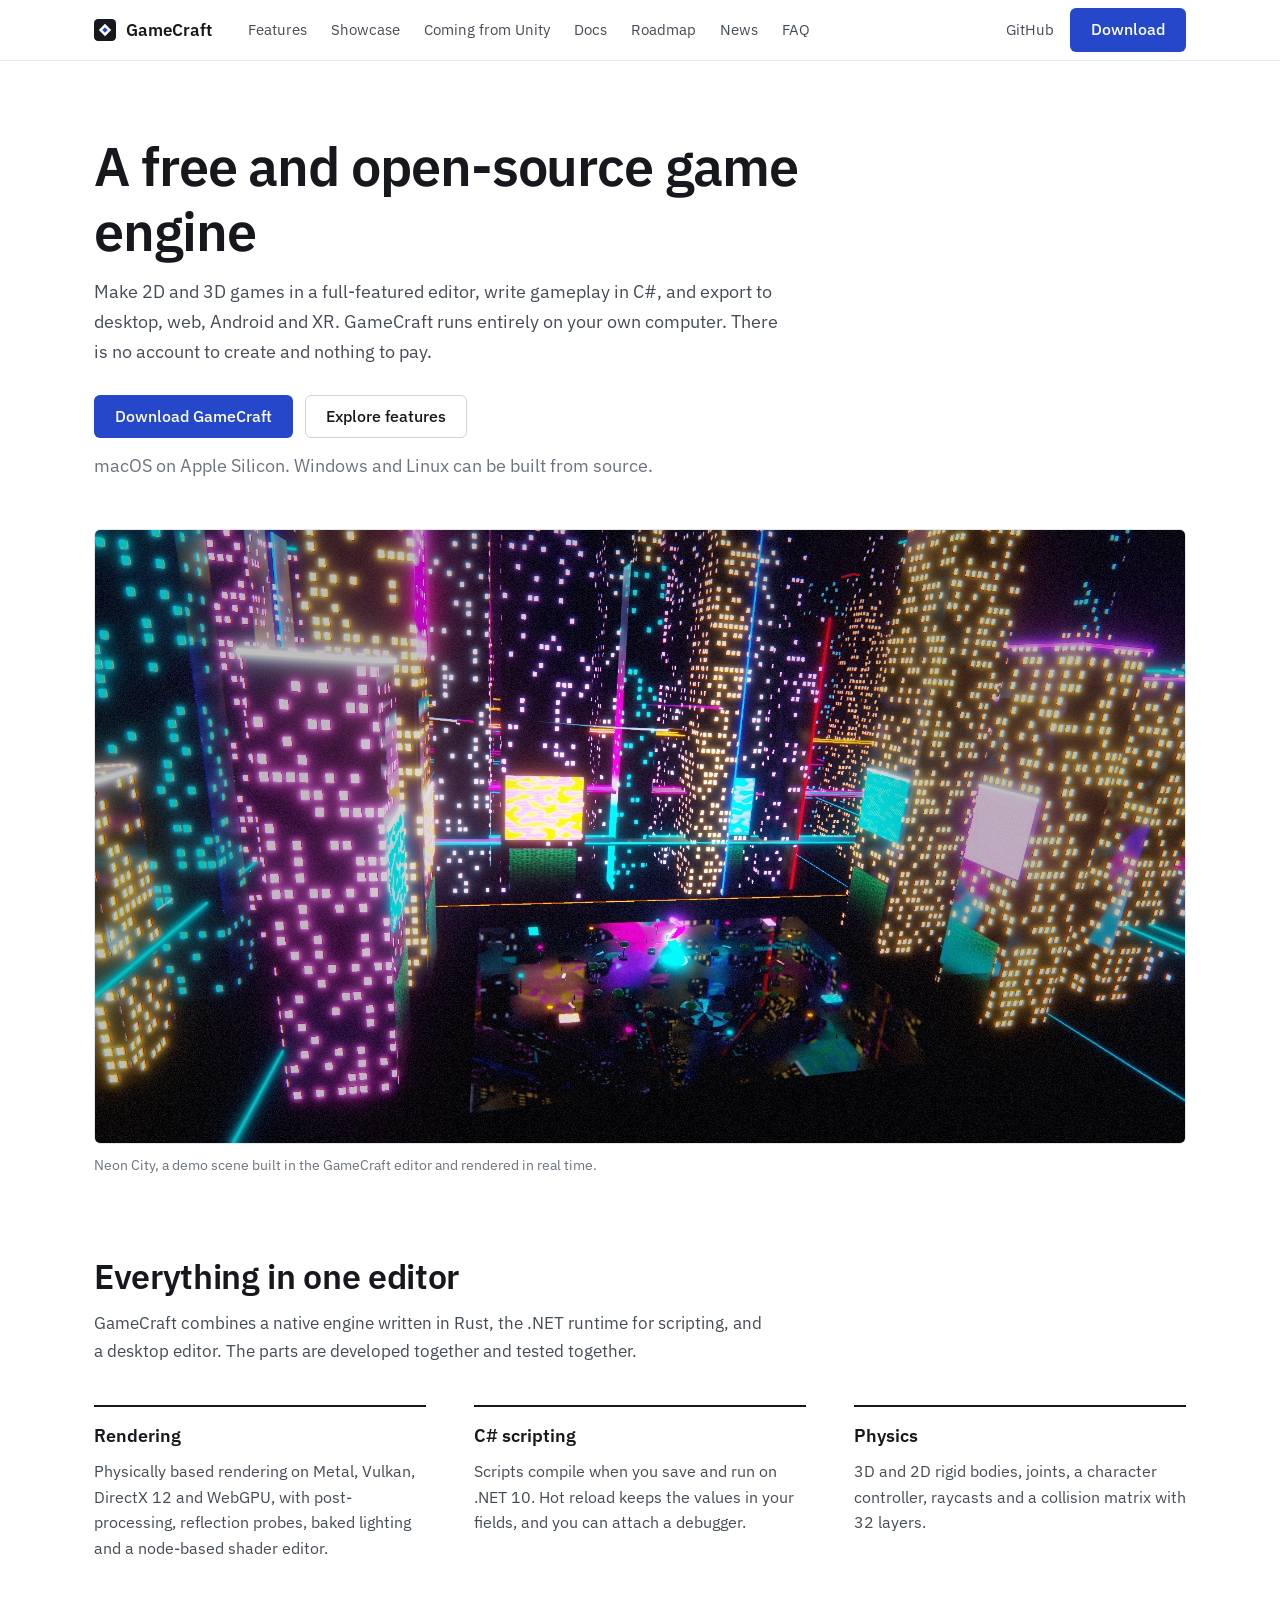
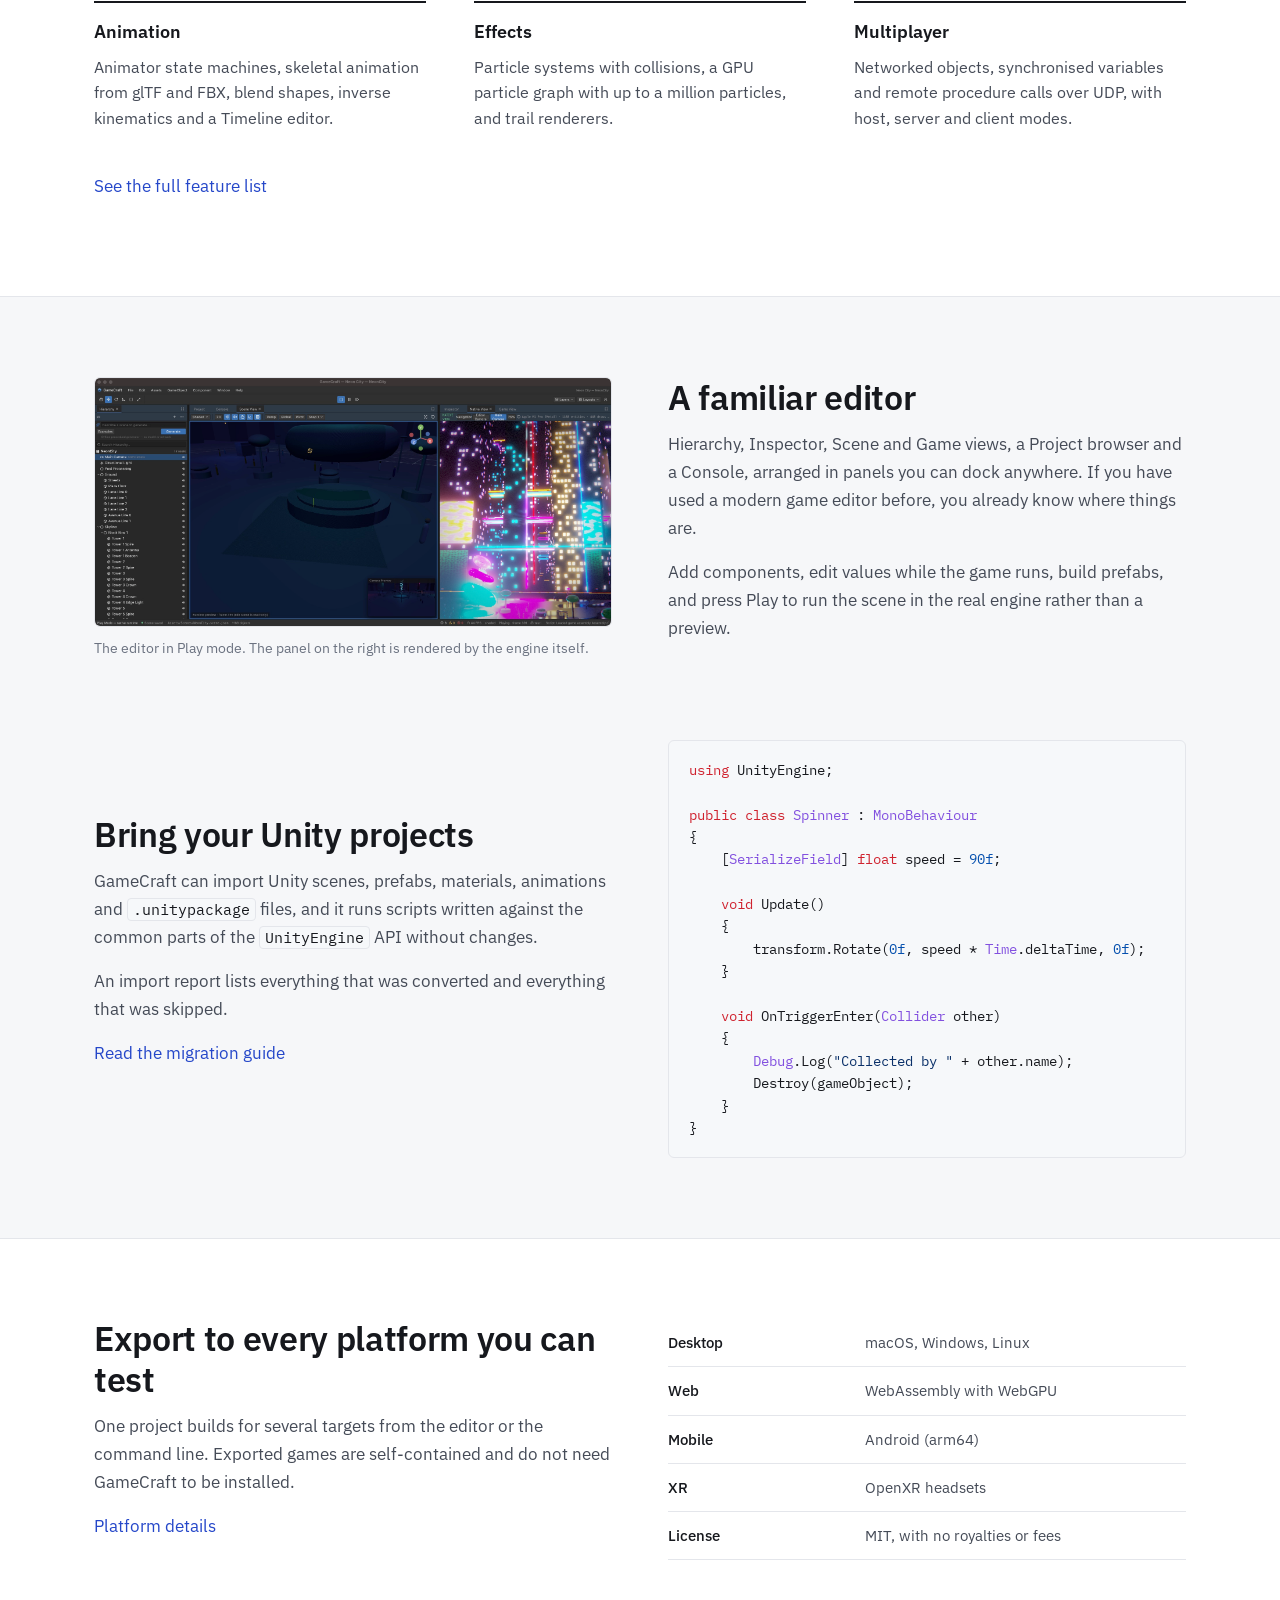
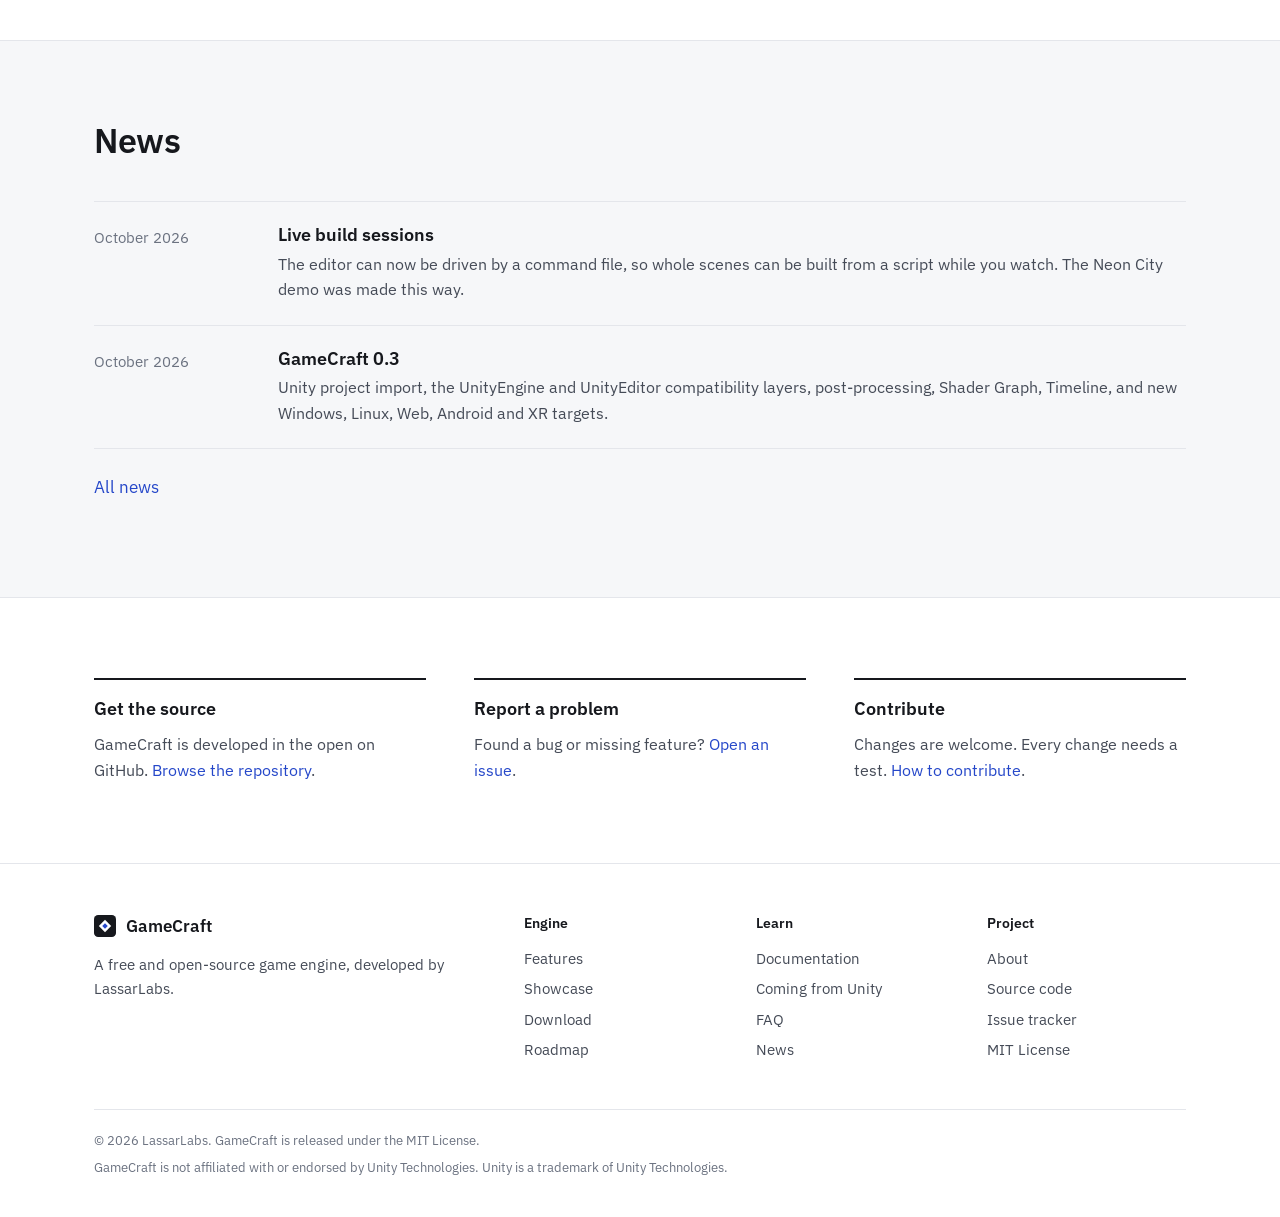
<file: index.html>
<!doctype html>
<html lang="en">
<head>
<meta charset="utf-8">
<meta name="viewport" content="width=device-width, initial-scale=1">
<title>GameCraft - free and open-source game engine</title>
<meta name="description" content="GameCraft is a free and open-source 2D and 3D game engine with a full editor, C# scripting and export to desktop, web, Android and XR.">
<meta property="og:title" content="GameCraft - free and open-source game engine">
<meta property="og:description" content="GameCraft is a free and open-source 2D and 3D game engine with a full editor, C# scripting and export to desktop, web, Android and XR.">
<meta property="og:image" content="https://lassarlabs.github.io/gamecraft-website/assets/img/neon-city-aerial.jpg">
<meta name="twitter:card" content="summary_large_image">
<link rel="icon" href="assets/img/favicon.svg" type="image/svg+xml">
<link rel="preconnect" href="https://fonts.googleapis.com">
<link rel="preconnect" href="https://fonts.gstatic.com" crossorigin>
<link href="https://fonts.googleapis.com/css2?family=IBM+Plex+Mono:wght@400;500&family=IBM+Plex+Sans:wght@400;500;600&display=swap" rel="stylesheet">
<link rel="stylesheet" href="assets/css/site.css">
</head>
<body>
<header class="site-header">
  <div class="wrap header-in">
    <a class="wordmark" href="index.html"><svg viewBox="0 0 32 32" aria-hidden="true"><rect width="32" height="32" rx="6" fill="#16181d"/><path d="M16 7 25 16 16 25 7 16Z" fill="#fff"/><path d="M16 12 20 16 16 20 12 16Z" fill="#2547c9"/></svg> GameCraft</a>
    <nav class="nav" aria-label="Main"><a href="features.html">Features</a><a href="showcase.html">Showcase</a><a href="unity.html">Coming from Unity</a><a href="docs.html">Docs</a><a href="roadmap.html">Roadmap</a><a href="changelog.html">News</a><a href="faq.html">FAQ</a></nav>
    <div class="header-actions">
      <a class="gh" href="https://github.com/LassarLabs/gamecraft">GitHub</a>
      <a class="button primary" href="download.html">Download</a>
      <button class="menu-btn" aria-label="Menu" aria-expanded="false">Menu</button>
    </div>
  </div>
</header>
<main>

<section class="hero"><div class="wrap">
  <div class="hero-text">
    <h1>A free and open-source game engine</h1>
    <p>Make 2D and 3D games in a full-featured editor, write gameplay in C#, and export to desktop, web, Android and XR. GameCraft runs entirely on your own computer. There is no account to create and nothing to pay.</p>
    <div class="buttons">
      <a class="button primary" href="download.html">Download GameCraft</a>
      <a class="button secondary" href="features.html">Explore features</a>
    </div>
    <p class="small">macOS on Apple Silicon. Windows and Linux can be built from source.</p>
  </div>
  <figure class="hero-image">
    <img src="assets/img/neon-city-aerial.jpg" alt="A night city with lit skyscrapers, elevated roads and a central plaza, rendered in GameCraft" width="1920" height="1080">
    <figcaption>Neon City, a demo scene built in the GameCraft editor and rendered in real time.</figcaption>
  </figure>
</div></section>

<section class="section"><div class="wrap">
  <div class="section-intro">
    <h2>Everything in one editor</h2>
    <p>GameCraft combines a native engine written in Rust, the .NET runtime for scripting, and a desktop editor. The parts are developed together and tested together.</p>
  </div>
  <div class="cols-3"><div class="item"><h3>Rendering</h3><p>Physically based rendering on Metal, Vulkan, DirectX 12 and WebGPU, with post-processing, reflection probes, baked lighting and a node-based shader editor.</p></div><div class="item"><h3>C# scripting</h3><p>Scripts compile when you save and run on .NET 10. Hot reload keeps the values in your fields, and you can attach a debugger.</p></div><div class="item"><h3>Physics</h3><p>3D and 2D rigid bodies, joints, a character controller, raycasts and a collision matrix with 32 layers.</p></div><div class="item"><h3>Animation</h3><p>Animator state machines, skeletal animation from glTF and FBX, blend shapes, inverse kinematics and a Timeline editor.</p></div><div class="item"><h3>Effects</h3><p>Particle systems with collisions, a GPU particle graph with up to a million particles, and trail renderers.</p></div><div class="item"><h3>Multiplayer</h3><p>Networked objects, synchronised variables and remote procedure calls over UDP, with host, server and client modes.</p></div></div>
  <p style="margin-top:40px"><a href="features.html">See the full feature list</a></p>
</div></section>

<section class="section alt"><div class="wrap">
  <div class="row">
    <figure class="figure">
      <img src="assets/img/editor.jpg" alt="The GameCraft editor with the Hierarchy, Scene view and engine view open" width="1776" height="853" loading="lazy">
      <figcaption>The editor in Play mode. The panel on the right is rendered by the engine itself.</figcaption>
    </figure>
    <div>
      <h2>A familiar editor</h2>
      <p>Hierarchy, Inspector, Scene and Game views, a Project browser and a Console, arranged in panels you can dock anywhere. If you have used a modern game editor before, you already know where things are.</p>
      <p>Add components, edit values while the game runs, build prefabs, and press Play to run the scene in the real engine rather than a preview.</p>
    </div>
  </div>
  <div class="row flip">
    <div><pre><code><span class="kw">using</span> UnityEngine;

<span class="kw">public class</span> <span class="ty">Spinner</span> : <span class="ty">MonoBehaviour</span>
{
    [<span class="ty">SerializeField</span>] <span class="kw">float</span> speed = <span class="nu">90f</span>;

    <span class="kw">void</span> Update()
    {
        transform.Rotate(<span class="nu">0f</span>, speed * <span class="ty">Time</span>.deltaTime, <span class="nu">0f</span>);
    }

    <span class="kw">void</span> OnTriggerEnter(<span class="ty">Collider</span> other)
    {
        <span class="ty">Debug</span>.Log(<span class="st">"Collected by "</span> + other.name);
        Destroy(gameObject);
    }
}</code></pre></div>
    <div>
      <h2>Bring your Unity projects</h2>
      <p>GameCraft can import Unity scenes, prefabs, materials, animations and <code>.unitypackage</code> files, and it runs scripts written against the common parts of the <code>UnityEngine</code> API without changes.</p>
      <p>An import report lists everything that was converted and everything that was skipped.</p>
      <p><a href="unity.html">Read the migration guide</a></p>
    </div>
  </div>
</div></section>

<section class="section"><div class="wrap">
  <div class="cols-2">
    <div>
      <h2>Export to every platform you can test</h2>
      <p>One project builds for several targets from the editor or the command line. Exported games are self-contained and do not need GameCraft to be installed.</p>
      <p><a href="features.html#platforms">Platform details</a></p>
    </div>
    <table class="facts">
      <tr><th>Desktop</th><td>macOS, Windows, Linux</td></tr>
      <tr><th>Web</th><td>WebAssembly with WebGPU</td></tr>
      <tr><th>Mobile</th><td>Android (arm64)</td></tr>
      <tr><th>XR</th><td>OpenXR headsets</td></tr>
      <tr><th>License</th><td>MIT, with no royalties or fees</td></tr>
    </table>
  </div>
</div></section>

<section class="section alt"><div class="wrap">
  <div class="section-intro"><h2>News</h2></div>
  <ul class="news">
    <li><time>October 2026</time><div><h3>Live build sessions</h3><p>The editor can now be driven by a command file, so whole scenes can be built from a script while you watch. The Neon City demo was made this way.</p></div></li>
    <li><time>October 2026</time><div><h3>GameCraft 0.3</h3><p>Unity project import, the UnityEngine and UnityEditor compatibility layers, post-processing, Shader Graph, Timeline, and new Windows, Linux, Web, Android and XR targets.</p></div></li>
  </ul>
  <p style="margin-top:24px"><a href="changelog.html">All news</a></p>
</div></section>

<section class="section"><div class="wrap">
  <div class="cols-3">
    <div class="item"><h3>Get the source</h3><p>GameCraft is developed in the open on GitHub. <a href="https://github.com/LassarLabs/gamecraft">Browse the repository</a>.</p></div>
    <div class="item"><h3>Report a problem</h3><p>Found a bug or missing feature? <a href="https://github.com/LassarLabs/gamecraft/issues">Open an issue</a>.</p></div>
    <div class="item"><h3>Contribute</h3><p>Changes are welcome. Every change needs a test. <a href="about.html">How to contribute</a>.</p></div>
  </div>
</div></section>

</main>
<footer class="site-footer">
  <div class="wrap">
    <div class="footer-cols">
      <div>
        <a class="wordmark" href="index.html"><svg viewBox="0 0 32 32" aria-hidden="true"><rect width="32" height="32" rx="6" fill="#16181d"/><path d="M16 7 25 16 16 25 7 16Z" fill="#fff"/><path d="M16 12 20 16 16 20 12 16Z" fill="#2547c9"/></svg> GameCraft</a>
        <p>A free and open-source game engine, developed by LassarLabs.</p>
      </div>
      <div><h4>Engine</h4><a href="features.html">Features</a><a href="showcase.html">Showcase</a><a href="download.html">Download</a><a href="roadmap.html">Roadmap</a></div>
      <div><h4>Learn</h4><a href="docs.html">Documentation</a><a href="unity.html">Coming from Unity</a><a href="faq.html">FAQ</a><a href="changelog.html">News</a></div>
      <div><h4>Project</h4><a href="about.html">About</a><a href="https://github.com/LassarLabs/gamecraft">Source code</a><a href="https://github.com/LassarLabs/gamecraft/issues">Issue tracker</a><a href="https://github.com/LassarLabs/gamecraft/blob/main/LICENSE">MIT License</a></div>
    </div>
    <div class="legal">
      <p>© 2026 LassarLabs. GameCraft is released under the MIT License.</p>
      <p>GameCraft is not affiliated with or endorsed by Unity Technologies. Unity is a trademark of Unity Technologies.</p>
    </div>
  </div>
</footer>
<script src="assets/js/site.js"></script>
</body>
</html>
</file>
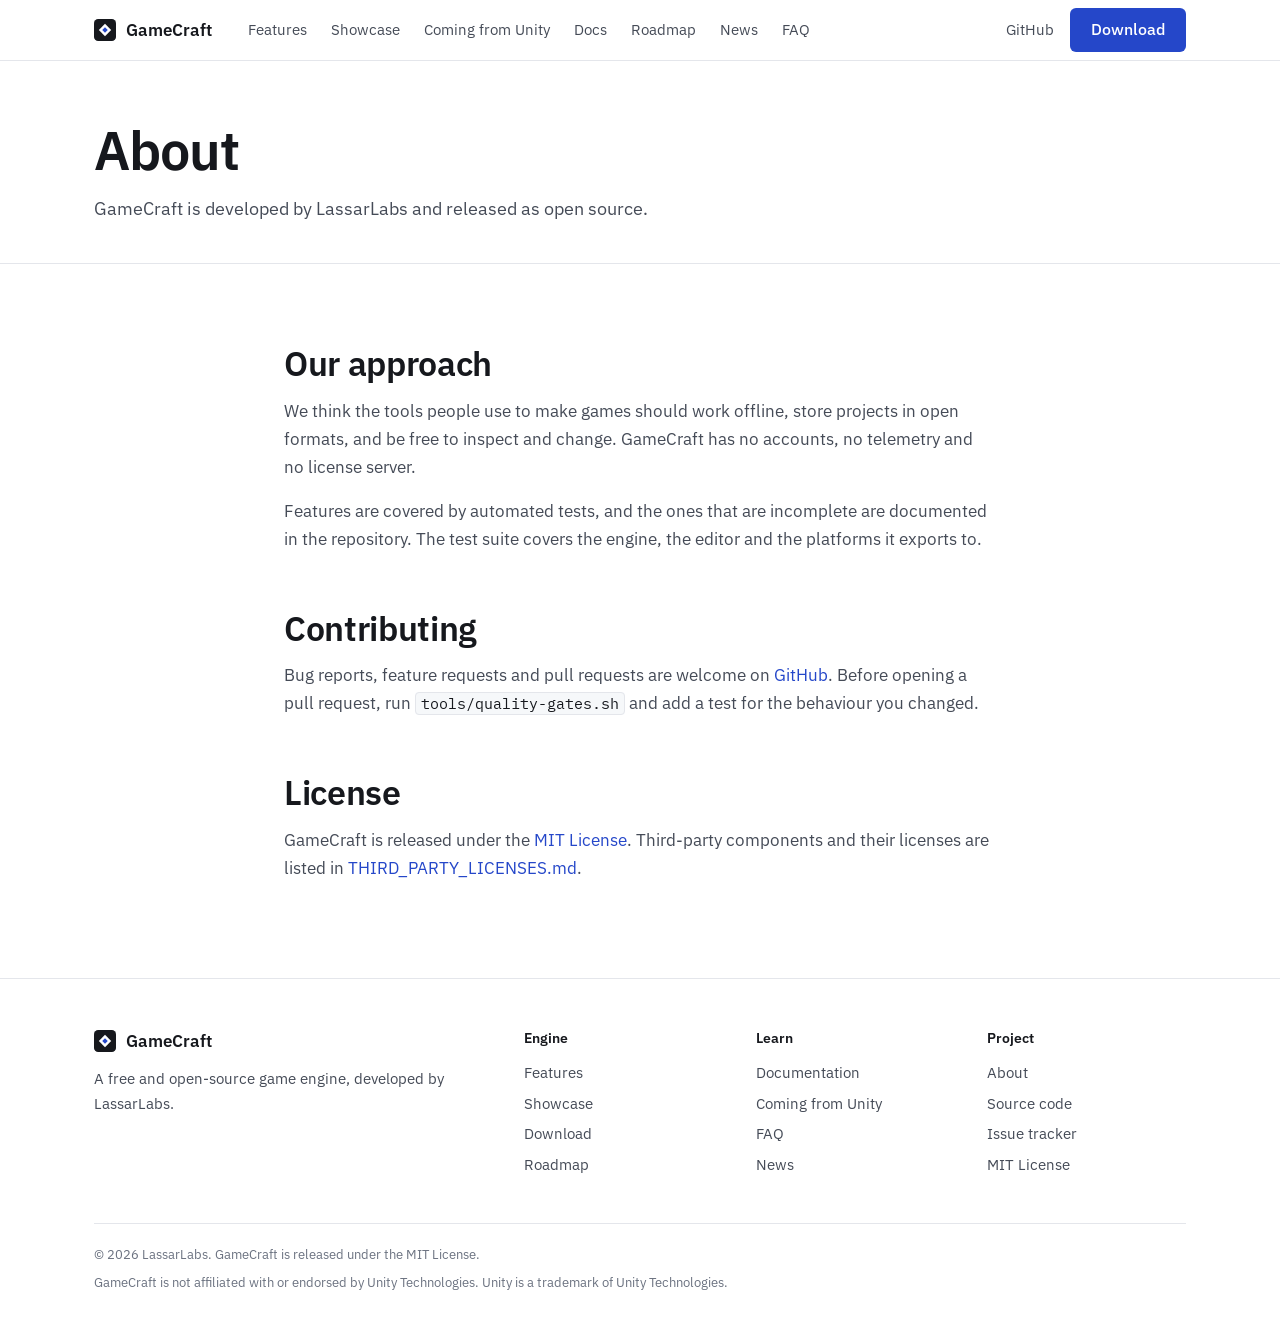
<file: about.html>
<!doctype html>
<html lang="en">
<head>
<meta charset="utf-8">
<meta name="viewport" content="width=device-width, initial-scale=1">
<title>About - GameCraft</title>
<meta name="description" content="About GameCraft and LassarLabs.">
<meta property="og:title" content="About - GameCraft">
<meta property="og:description" content="About GameCraft and LassarLabs.">
<meta property="og:image" content="https://lassarlabs.github.io/gamecraft-website/assets/img/neon-city-aerial.jpg">
<meta name="twitter:card" content="summary_large_image">
<link rel="icon" href="assets/img/favicon.svg" type="image/svg+xml">
<link rel="preconnect" href="https://fonts.googleapis.com">
<link rel="preconnect" href="https://fonts.gstatic.com" crossorigin>
<link href="https://fonts.googleapis.com/css2?family=IBM+Plex+Mono:wght@400;500&family=IBM+Plex+Sans:wght@400;500;600&display=swap" rel="stylesheet">
<link rel="stylesheet" href="assets/css/site.css">
</head>
<body>
<header class="site-header">
  <div class="wrap header-in">
    <a class="wordmark" href="index.html"><svg viewBox="0 0 32 32" aria-hidden="true"><rect width="32" height="32" rx="6" fill="#16181d"/><path d="M16 7 25 16 16 25 7 16Z" fill="#fff"/><path d="M16 12 20 16 16 20 12 16Z" fill="#2547c9"/></svg> GameCraft</a>
    <nav class="nav" aria-label="Main"><a href="features.html">Features</a><a href="showcase.html">Showcase</a><a href="unity.html">Coming from Unity</a><a href="docs.html">Docs</a><a href="roadmap.html">Roadmap</a><a href="changelog.html">News</a><a href="faq.html">FAQ</a></nav>
    <div class="header-actions">
      <a class="gh" href="https://github.com/LassarLabs/gamecraft">GitHub</a>
      <a class="button primary" href="download.html">Download</a>
      <button class="menu-btn" aria-label="Menu" aria-expanded="false">Menu</button>
    </div>
  </div>
</header>
<main>
<section class="page-header"><div class="wrap"><h1>About</h1><p>GameCraft is developed by LassarLabs and released as open source.</p></div></section>
<section class="section"><div class="wrap prose">
  <h2>Our approach</h2>
  <p>We think the tools people use to make games should work offline, store projects in open formats, and be free to inspect and change. GameCraft has no accounts, no telemetry and no license server.</p>
  <p>Features are covered by automated tests, and the ones that are incomplete are documented in the repository. The test suite covers the engine, the editor and the platforms it exports to.</p>
  <h2>Contributing</h2>
  <p>Bug reports, feature requests and pull requests are welcome on <a href="https://github.com/LassarLabs/gamecraft">GitHub</a>. Before opening a pull request, run <code>tools/quality-gates.sh</code> and add a test for the behaviour you changed.</p>
  <h2>License</h2>
  <p>GameCraft is released under the <a href="https://github.com/LassarLabs/gamecraft/blob/main/LICENSE">MIT License</a>. Third-party components and their licenses are listed in <a href="https://github.com/LassarLabs/gamecraft/blob/main/docs/THIRD_PARTY_LICENSES.md">THIRD_PARTY_LICENSES.md</a>.</p>
</div></section>

</main>
<footer class="site-footer">
  <div class="wrap">
    <div class="footer-cols">
      <div>
        <a class="wordmark" href="index.html"><svg viewBox="0 0 32 32" aria-hidden="true"><rect width="32" height="32" rx="6" fill="#16181d"/><path d="M16 7 25 16 16 25 7 16Z" fill="#fff"/><path d="M16 12 20 16 16 20 12 16Z" fill="#2547c9"/></svg> GameCraft</a>
        <p>A free and open-source game engine, developed by LassarLabs.</p>
      </div>
      <div><h4>Engine</h4><a href="features.html">Features</a><a href="showcase.html">Showcase</a><a href="download.html">Download</a><a href="roadmap.html">Roadmap</a></div>
      <div><h4>Learn</h4><a href="docs.html">Documentation</a><a href="unity.html">Coming from Unity</a><a href="faq.html">FAQ</a><a href="changelog.html">News</a></div>
      <div><h4>Project</h4><a href="about.html">About</a><a href="https://github.com/LassarLabs/gamecraft">Source code</a><a href="https://github.com/LassarLabs/gamecraft/issues">Issue tracker</a><a href="https://github.com/LassarLabs/gamecraft/blob/main/LICENSE">MIT License</a></div>
    </div>
    <div class="legal">
      <p>© 2026 LassarLabs. GameCraft is released under the MIT License.</p>
      <p>GameCraft is not affiliated with or endorsed by Unity Technologies. Unity is a trademark of Unity Technologies.</p>
    </div>
  </div>
</footer>
<script src="assets/js/site.js"></script>
</body>
</html>
</file>
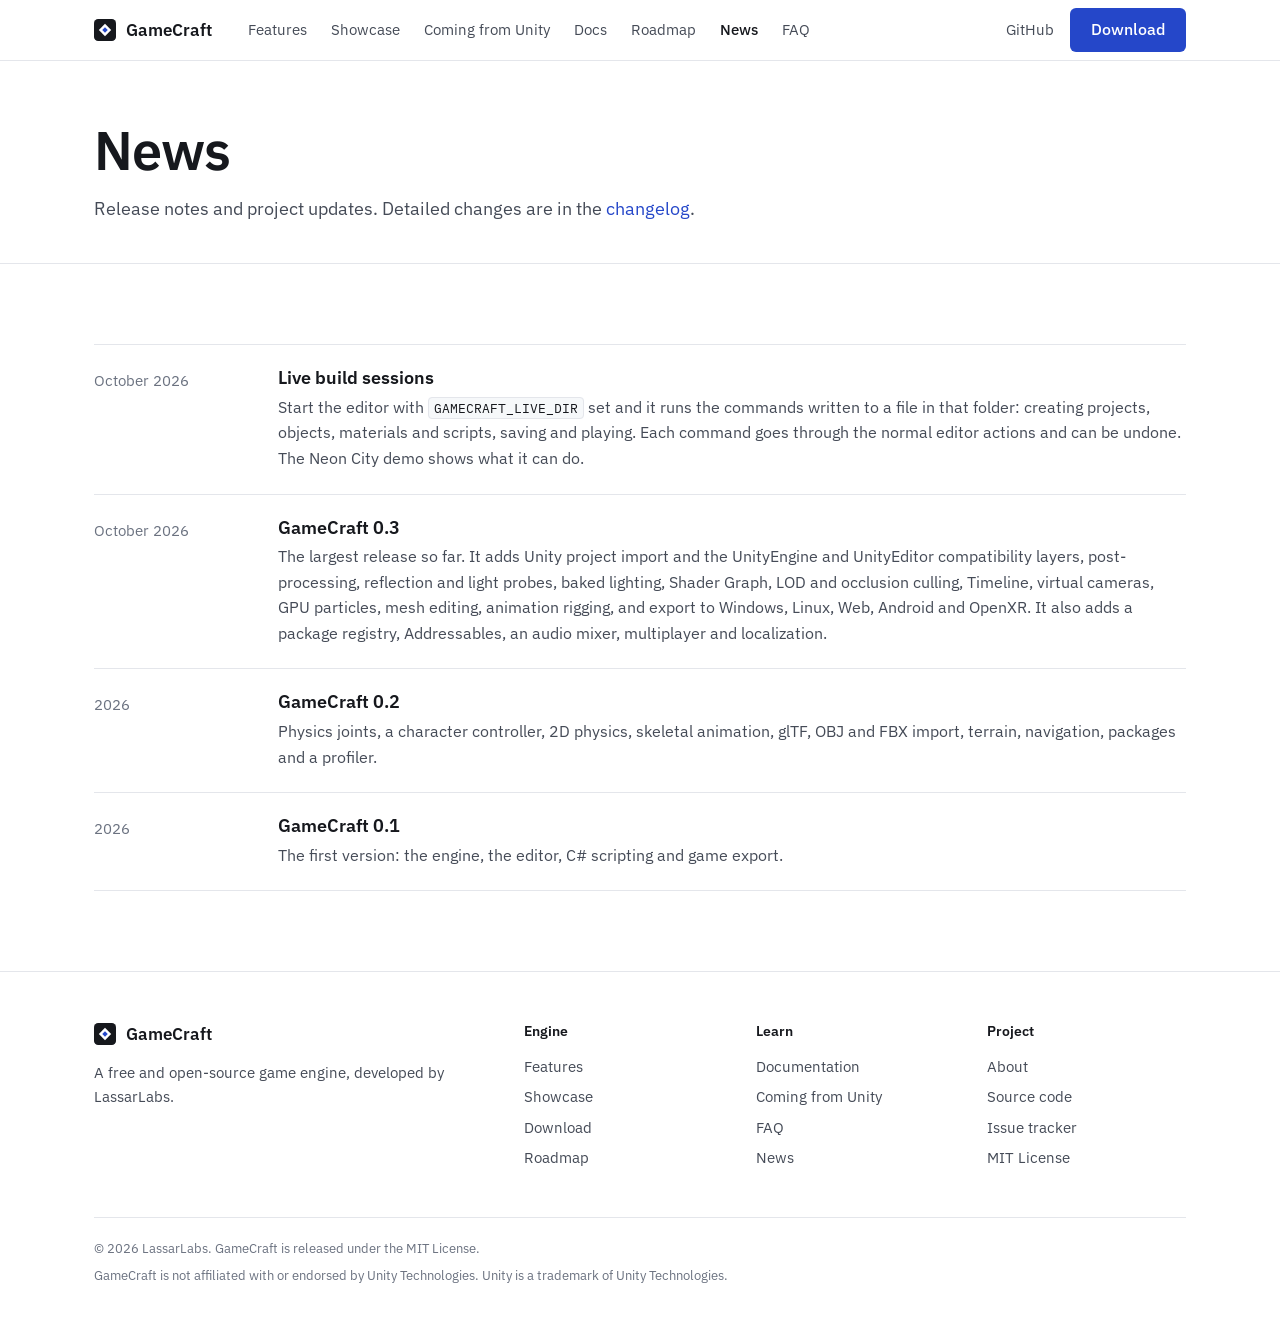
<file: changelog.html>
<!doctype html>
<html lang="en">
<head>
<meta charset="utf-8">
<meta name="viewport" content="width=device-width, initial-scale=1">
<title>News - GameCraft</title>
<meta name="description" content="News and release notes for GameCraft.">
<meta property="og:title" content="News - GameCraft">
<meta property="og:description" content="News and release notes for GameCraft.">
<meta property="og:image" content="https://lassarlabs.github.io/gamecraft-website/assets/img/neon-city-aerial.jpg">
<meta name="twitter:card" content="summary_large_image">
<link rel="icon" href="assets/img/favicon.svg" type="image/svg+xml">
<link rel="preconnect" href="https://fonts.googleapis.com">
<link rel="preconnect" href="https://fonts.gstatic.com" crossorigin>
<link href="https://fonts.googleapis.com/css2?family=IBM+Plex+Mono:wght@400;500&family=IBM+Plex+Sans:wght@400;500;600&display=swap" rel="stylesheet">
<link rel="stylesheet" href="assets/css/site.css">
</head>
<body>
<header class="site-header">
  <div class="wrap header-in">
    <a class="wordmark" href="index.html"><svg viewBox="0 0 32 32" aria-hidden="true"><rect width="32" height="32" rx="6" fill="#16181d"/><path d="M16 7 25 16 16 25 7 16Z" fill="#fff"/><path d="M16 12 20 16 16 20 12 16Z" fill="#2547c9"/></svg> GameCraft</a>
    <nav class="nav" aria-label="Main"><a href="features.html">Features</a><a href="showcase.html">Showcase</a><a href="unity.html">Coming from Unity</a><a href="docs.html">Docs</a><a href="roadmap.html">Roadmap</a><a href="changelog.html">News</a><a href="faq.html">FAQ</a></nav>
    <div class="header-actions">
      <a class="gh" href="https://github.com/LassarLabs/gamecraft">GitHub</a>
      <a class="button primary" href="download.html">Download</a>
      <button class="menu-btn" aria-label="Menu" aria-expanded="false">Menu</button>
    </div>
  </div>
</header>
<main>
<section class="page-header"><div class="wrap"><h1>News</h1><p>Release notes and project updates. Detailed changes are in the <a href="https://github.com/LassarLabs/gamecraft/blob/main/CHANGELOG.md">changelog</a>.</p></div></section>
<section class="section"><div class="wrap"><ul class="news">
  <li><time>October 2026</time><div><h3>Live build sessions</h3><p>Start the editor with <code>GAMECRAFT_LIVE_DIR</code> set and it runs the commands written to a file in that folder: creating projects, objects, materials and scripts, saving and playing. Each command goes through the normal editor actions and can be undone. The Neon City demo shows what it can do.</p></div></li>
  <li><time>October 2026</time><div><h3>GameCraft 0.3</h3><p>The largest release so far. It adds Unity project import and the UnityEngine and UnityEditor compatibility layers, post-processing, reflection and light probes, baked lighting, Shader Graph, LOD and occlusion culling, Timeline, virtual cameras, GPU particles, mesh editing, animation rigging, and export to Windows, Linux, Web, Android and OpenXR. It also adds a package registry, Addressables, an audio mixer, multiplayer and localization.</p></div></li>
  <li><time>2026</time><div><h3>GameCraft 0.2</h3><p>Physics joints, a character controller, 2D physics, skeletal animation, glTF, OBJ and FBX import, terrain, navigation, packages and a profiler.</p></div></li>
  <li><time>2026</time><div><h3>GameCraft 0.1</h3><p>The first version: the engine, the editor, C# scripting and game export.</p></div></li>
</ul></div></section>

</main>
<footer class="site-footer">
  <div class="wrap">
    <div class="footer-cols">
      <div>
        <a class="wordmark" href="index.html"><svg viewBox="0 0 32 32" aria-hidden="true"><rect width="32" height="32" rx="6" fill="#16181d"/><path d="M16 7 25 16 16 25 7 16Z" fill="#fff"/><path d="M16 12 20 16 16 20 12 16Z" fill="#2547c9"/></svg> GameCraft</a>
        <p>A free and open-source game engine, developed by LassarLabs.</p>
      </div>
      <div><h4>Engine</h4><a href="features.html">Features</a><a href="showcase.html">Showcase</a><a href="download.html">Download</a><a href="roadmap.html">Roadmap</a></div>
      <div><h4>Learn</h4><a href="docs.html">Documentation</a><a href="unity.html">Coming from Unity</a><a href="faq.html">FAQ</a><a href="changelog.html">News</a></div>
      <div><h4>Project</h4><a href="about.html">About</a><a href="https://github.com/LassarLabs/gamecraft">Source code</a><a href="https://github.com/LassarLabs/gamecraft/issues">Issue tracker</a><a href="https://github.com/LassarLabs/gamecraft/blob/main/LICENSE">MIT License</a></div>
    </div>
    <div class="legal">
      <p>© 2026 LassarLabs. GameCraft is released under the MIT License.</p>
      <p>GameCraft is not affiliated with or endorsed by Unity Technologies. Unity is a trademark of Unity Technologies.</p>
    </div>
  </div>
</footer>
<script src="assets/js/site.js"></script>
</body>
</html>
</file>
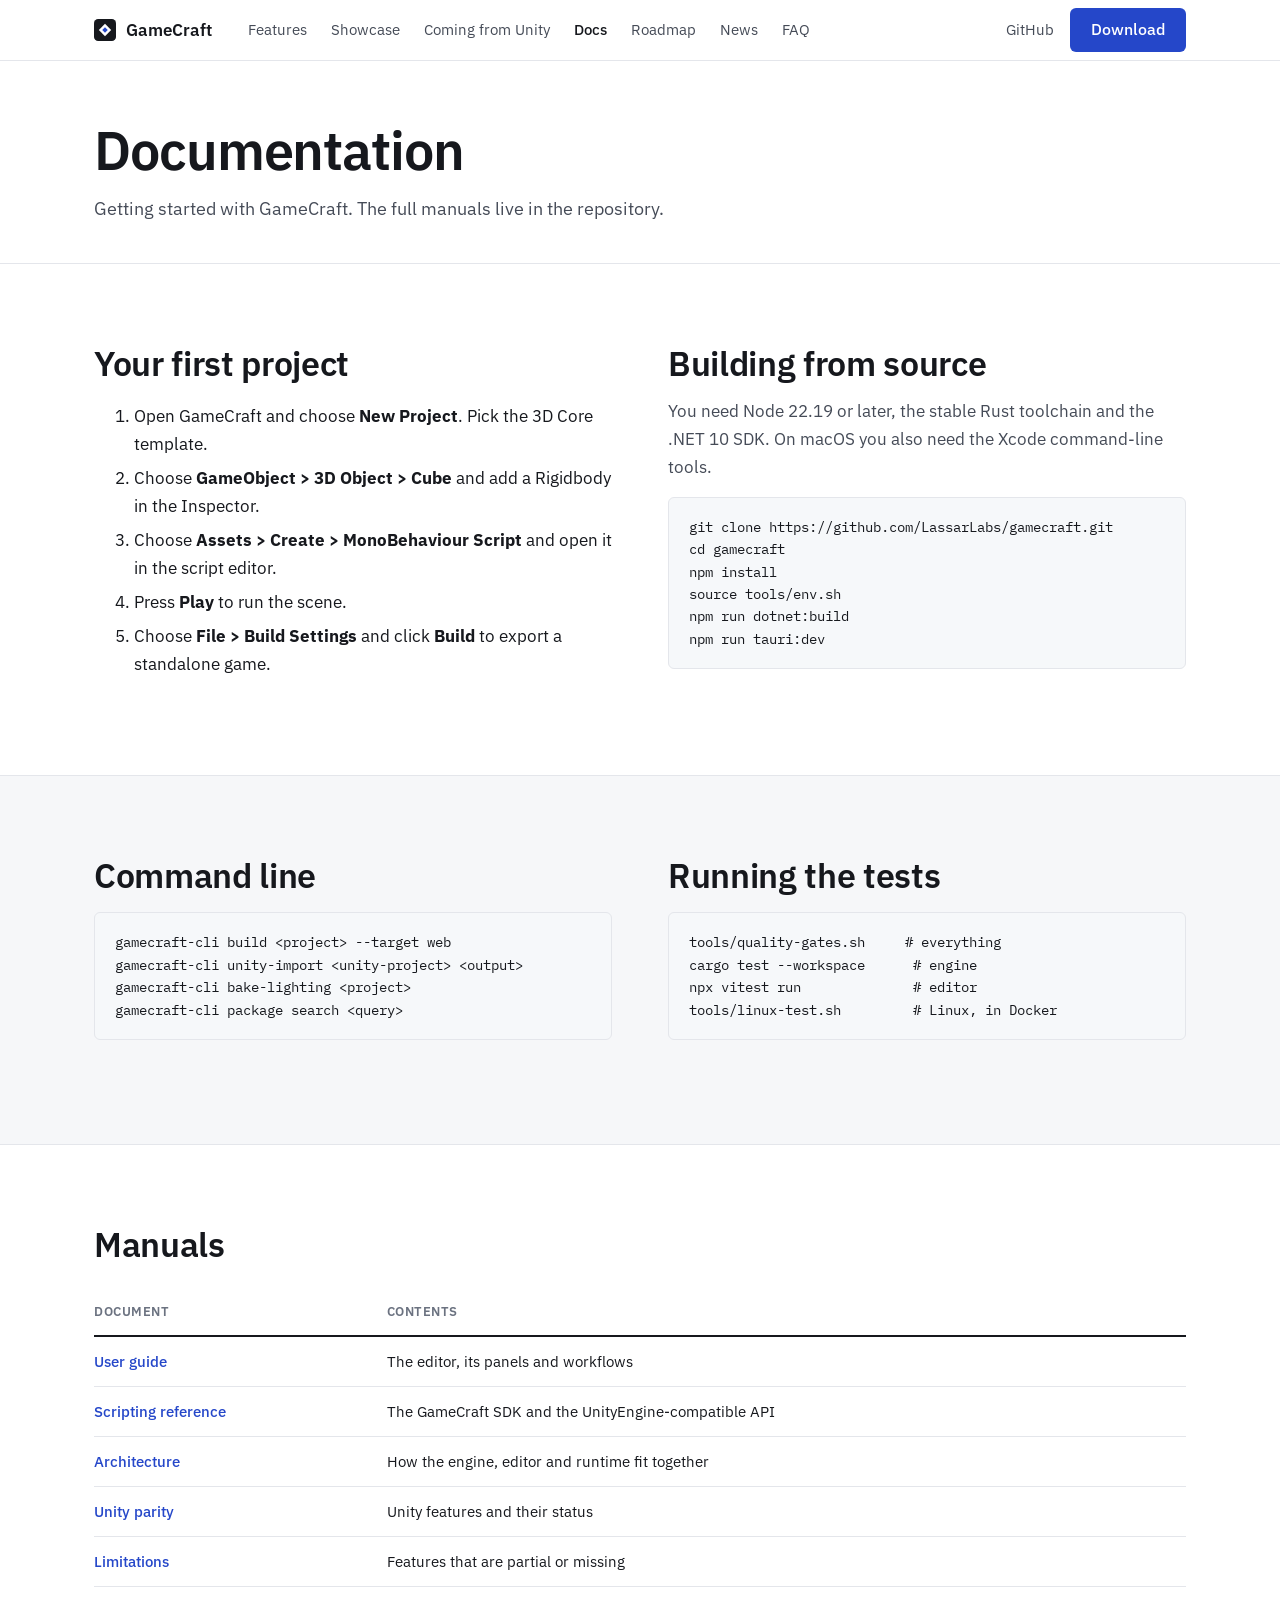
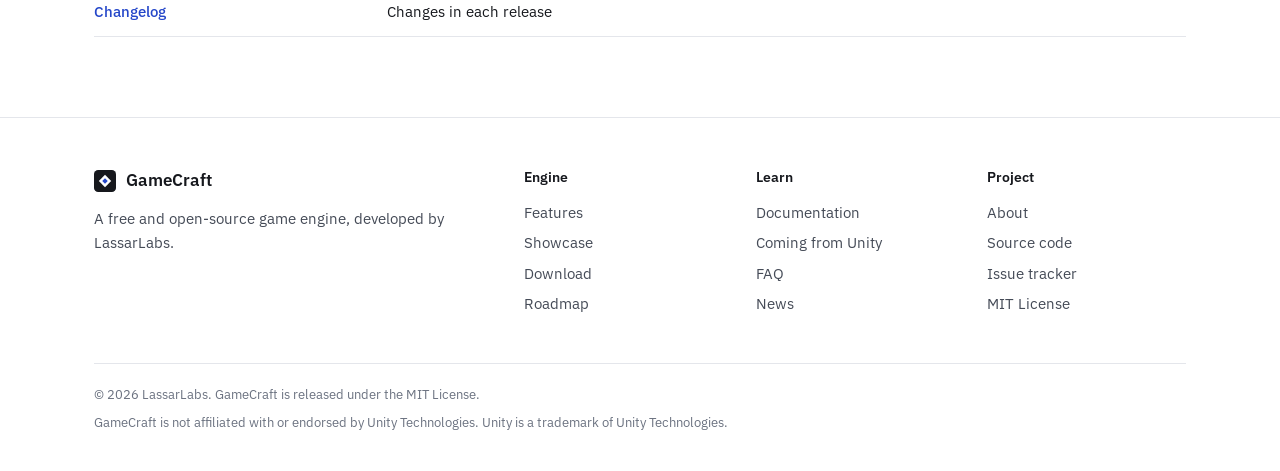
<file: docs.html>
<!doctype html>
<html lang="en">
<head>
<meta charset="utf-8">
<meta name="viewport" content="width=device-width, initial-scale=1">
<title>Documentation - GameCraft</title>
<meta name="description" content="Install GameCraft, build it from source and make your first game.">
<meta property="og:title" content="Documentation - GameCraft">
<meta property="og:description" content="Install GameCraft, build it from source and make your first game.">
<meta property="og:image" content="https://lassarlabs.github.io/gamecraft-website/assets/img/neon-city-aerial.jpg">
<meta name="twitter:card" content="summary_large_image">
<link rel="icon" href="assets/img/favicon.svg" type="image/svg+xml">
<link rel="preconnect" href="https://fonts.googleapis.com">
<link rel="preconnect" href="https://fonts.gstatic.com" crossorigin>
<link href="https://fonts.googleapis.com/css2?family=IBM+Plex+Mono:wght@400;500&family=IBM+Plex+Sans:wght@400;500;600&display=swap" rel="stylesheet">
<link rel="stylesheet" href="assets/css/site.css">
</head>
<body>
<header class="site-header">
  <div class="wrap header-in">
    <a class="wordmark" href="index.html"><svg viewBox="0 0 32 32" aria-hidden="true"><rect width="32" height="32" rx="6" fill="#16181d"/><path d="M16 7 25 16 16 25 7 16Z" fill="#fff"/><path d="M16 12 20 16 16 20 12 16Z" fill="#2547c9"/></svg> GameCraft</a>
    <nav class="nav" aria-label="Main"><a href="features.html">Features</a><a href="showcase.html">Showcase</a><a href="unity.html">Coming from Unity</a><a href="docs.html">Docs</a><a href="roadmap.html">Roadmap</a><a href="changelog.html">News</a><a href="faq.html">FAQ</a></nav>
    <div class="header-actions">
      <a class="gh" href="https://github.com/LassarLabs/gamecraft">GitHub</a>
      <a class="button primary" href="download.html">Download</a>
      <button class="menu-btn" aria-label="Menu" aria-expanded="false">Menu</button>
    </div>
  </div>
</header>
<main>
<section class="page-header"><div class="wrap"><h1>Documentation</h1><p>Getting started with GameCraft. The full manuals live in the repository.</p></div></section>
<section class="section"><div class="wrap">
  <div class="cols-2">
    <div class="prose">
      <h2>Your first project</h2>
      <ol>
        <li>Open GameCraft and choose <b>New Project</b>. Pick the 3D Core template.</li>
        <li>Choose <b>GameObject &gt; 3D Object &gt; Cube</b> and add a Rigidbody in the Inspector.</li>
        <li>Choose <b>Assets &gt; Create &gt; MonoBehaviour Script</b> and open it in the script editor.</li>
        <li>Press <b>Play</b> to run the scene.</li>
        <li>Choose <b>File &gt; Build Settings</b> and click <b>Build</b> to export a standalone game.</li>
      </ol>
    </div>
    <div class="prose">
      <h2>Building from source</h2>
      <p>You need Node 22.19 or later, the stable Rust toolchain and the .NET 10 SDK. On macOS you also need the Xcode command-line tools.</p>
<pre><code>git clone https://github.com/LassarLabs/gamecraft.git
cd gamecraft
npm install
source tools/env.sh
npm run dotnet:build
npm run tauri:dev</code></pre>
    </div>
  </div>
</div></section>
<section class="section alt"><div class="wrap">
  <div class="cols-2">
    <div class="prose">
      <h2>Command line</h2>
<pre><code>gamecraft-cli build &lt;project&gt; --target web
gamecraft-cli unity-import &lt;unity-project&gt; &lt;output&gt;
gamecraft-cli bake-lighting &lt;project&gt;
gamecraft-cli package search &lt;query&gt;</code></pre>
    </div>
    <div class="prose">
      <h2>Running the tests</h2>
<pre><code>tools/quality-gates.sh     # everything
cargo test --workspace      # engine
npx vitest run              # editor
tools/linux-test.sh         # Linux, in Docker</code></pre>
    </div>
  </div>
</div></section>
<section class="section"><div class="wrap">
  <h2>Manuals</h2>
  <div class="table-wrap" style="margin-top:24px"><table class="data">
    <tr><th>Document</th><th>Contents</th></tr>
    <tr><td><a href="https://github.com/LassarLabs/gamecraft/blob/main/docs/USER_GUIDE.md">User guide</a></td><td>The editor, its panels and workflows</td></tr>
    <tr><td><a href="https://github.com/LassarLabs/gamecraft/blob/main/docs/SCRIPTING.md">Scripting reference</a></td><td>The GameCraft SDK and the UnityEngine-compatible API</td></tr>
    <tr><td><a href="https://github.com/LassarLabs/gamecraft/blob/main/docs/ARCHITECTURE.md">Architecture</a></td><td>How the engine, editor and runtime fit together</td></tr>
    <tr><td><a href="https://github.com/LassarLabs/gamecraft/blob/main/docs/UNITY_PARITY.md">Unity parity</a></td><td>Unity features and their status</td></tr>
    <tr><td><a href="https://github.com/LassarLabs/gamecraft/blob/main/docs/LIMITATIONS.md">Limitations</a></td><td>Features that are partial or missing</td></tr>
    <tr><td><a href="https://github.com/LassarLabs/gamecraft/blob/main/CHANGELOG.md">Changelog</a></td><td>Changes in each release</td></tr>
  </table></div>
</div></section>

</main>
<footer class="site-footer">
  <div class="wrap">
    <div class="footer-cols">
      <div>
        <a class="wordmark" href="index.html"><svg viewBox="0 0 32 32" aria-hidden="true"><rect width="32" height="32" rx="6" fill="#16181d"/><path d="M16 7 25 16 16 25 7 16Z" fill="#fff"/><path d="M16 12 20 16 16 20 12 16Z" fill="#2547c9"/></svg> GameCraft</a>
        <p>A free and open-source game engine, developed by LassarLabs.</p>
      </div>
      <div><h4>Engine</h4><a href="features.html">Features</a><a href="showcase.html">Showcase</a><a href="download.html">Download</a><a href="roadmap.html">Roadmap</a></div>
      <div><h4>Learn</h4><a href="docs.html">Documentation</a><a href="unity.html">Coming from Unity</a><a href="faq.html">FAQ</a><a href="changelog.html">News</a></div>
      <div><h4>Project</h4><a href="about.html">About</a><a href="https://github.com/LassarLabs/gamecraft">Source code</a><a href="https://github.com/LassarLabs/gamecraft/issues">Issue tracker</a><a href="https://github.com/LassarLabs/gamecraft/blob/main/LICENSE">MIT License</a></div>
    </div>
    <div class="legal">
      <p>© 2026 LassarLabs. GameCraft is released under the MIT License.</p>
      <p>GameCraft is not affiliated with or endorsed by Unity Technologies. Unity is a trademark of Unity Technologies.</p>
    </div>
  </div>
</footer>
<script src="assets/js/site.js"></script>
</body>
</html>
</file>
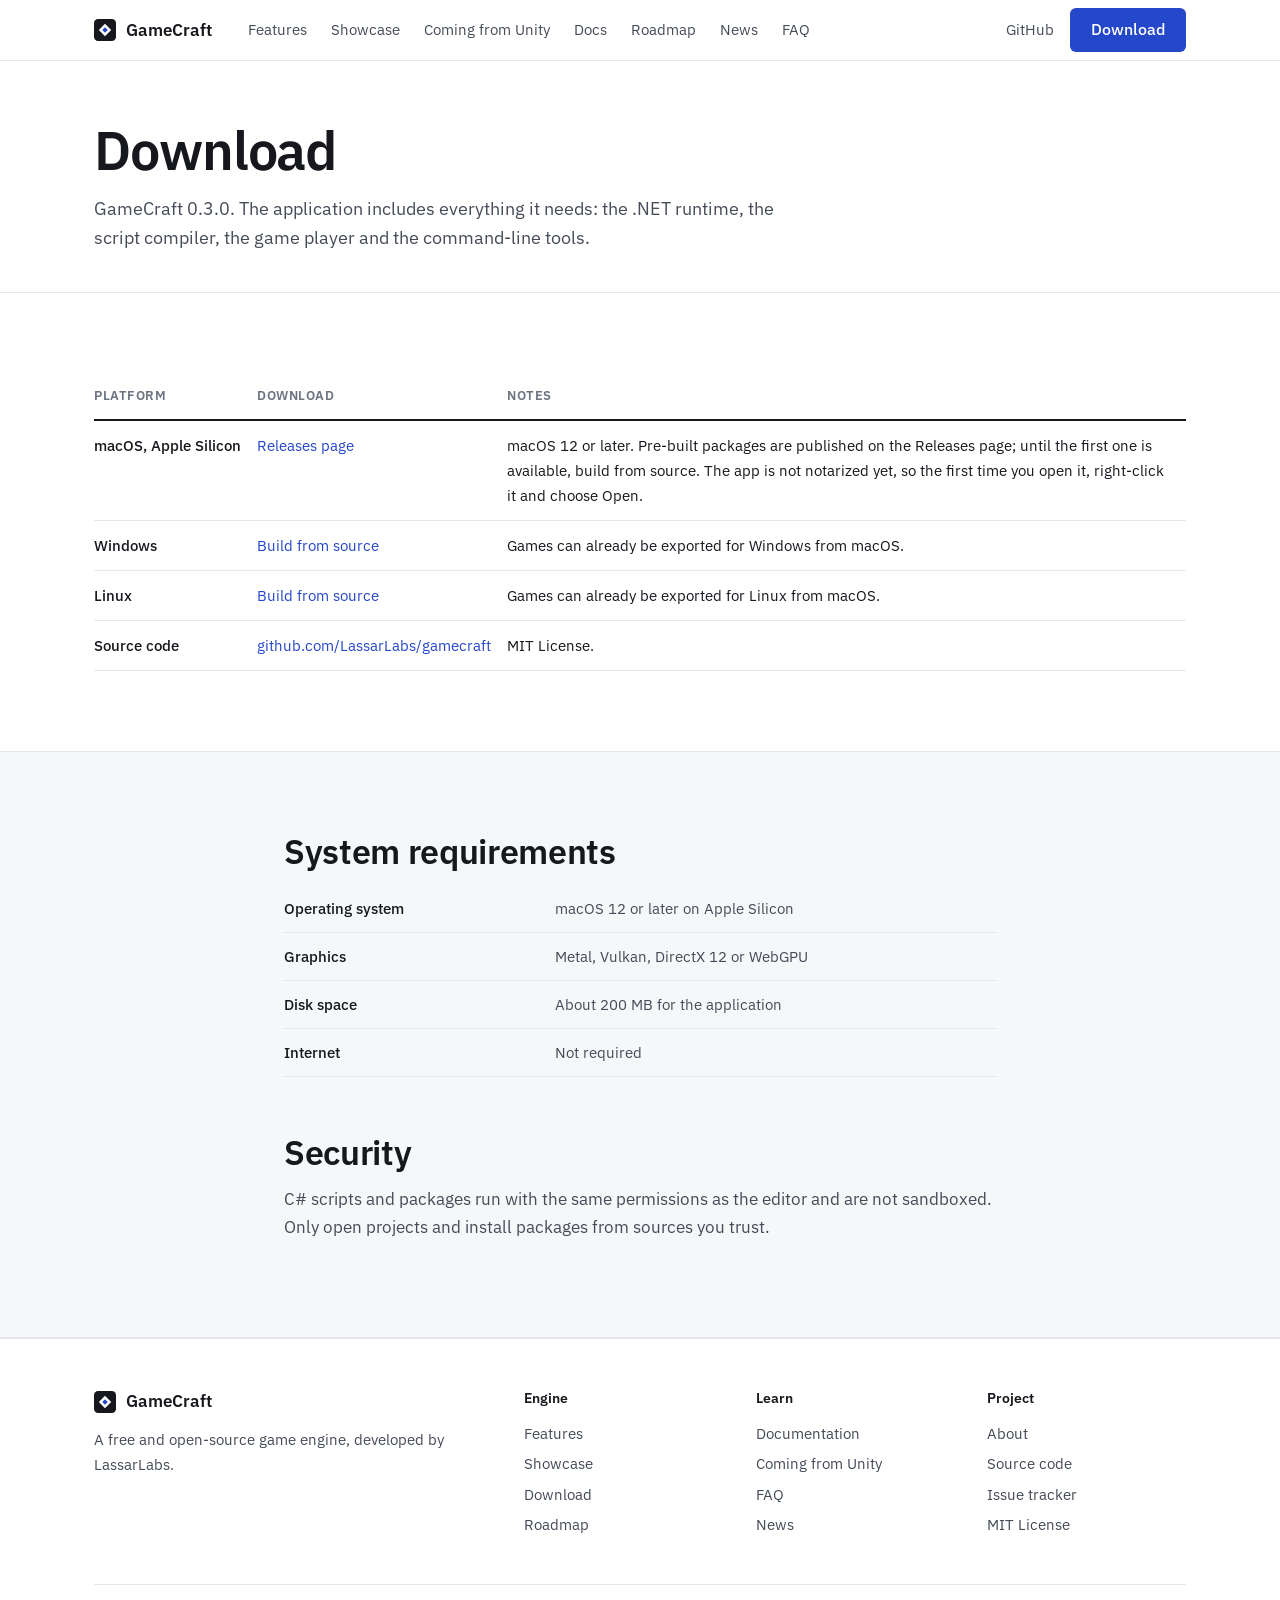
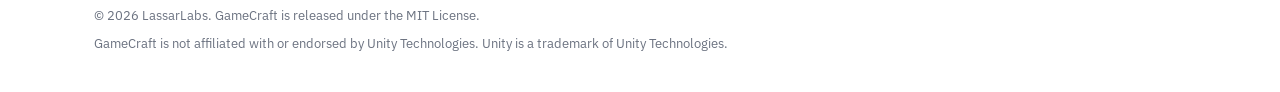
<file: download.html>
<!doctype html>
<html lang="en">
<head>
<meta charset="utf-8">
<meta name="viewport" content="width=device-width, initial-scale=1">
<title>Download - GameCraft</title>
<meta name="description" content="Download GameCraft.">
<meta property="og:title" content="Download - GameCraft">
<meta property="og:description" content="Download GameCraft.">
<meta property="og:image" content="https://lassarlabs.github.io/gamecraft-website/assets/img/neon-city-aerial.jpg">
<meta name="twitter:card" content="summary_large_image">
<link rel="icon" href="assets/img/favicon.svg" type="image/svg+xml">
<link rel="preconnect" href="https://fonts.googleapis.com">
<link rel="preconnect" href="https://fonts.gstatic.com" crossorigin>
<link href="https://fonts.googleapis.com/css2?family=IBM+Plex+Mono:wght@400;500&family=IBM+Plex+Sans:wght@400;500;600&display=swap" rel="stylesheet">
<link rel="stylesheet" href="assets/css/site.css">
</head>
<body>
<header class="site-header">
  <div class="wrap header-in">
    <a class="wordmark" href="index.html"><svg viewBox="0 0 32 32" aria-hidden="true"><rect width="32" height="32" rx="6" fill="#16181d"/><path d="M16 7 25 16 16 25 7 16Z" fill="#fff"/><path d="M16 12 20 16 16 20 12 16Z" fill="#2547c9"/></svg> GameCraft</a>
    <nav class="nav" aria-label="Main"><a href="features.html">Features</a><a href="showcase.html">Showcase</a><a href="unity.html">Coming from Unity</a><a href="docs.html">Docs</a><a href="roadmap.html">Roadmap</a><a href="changelog.html">News</a><a href="faq.html">FAQ</a></nav>
    <div class="header-actions">
      <a class="gh" href="https://github.com/LassarLabs/gamecraft">GitHub</a>
      <a class="button primary" href="download.html">Download</a>
      <button class="menu-btn" aria-label="Menu" aria-expanded="false">Menu</button>
    </div>
  </div>
</header>
<main>
<section class="page-header"><div class="wrap"><h1>Download</h1><p>GameCraft 0.3.0. The application includes everything it needs: the .NET runtime, the script compiler, the game player and the command-line tools.</p></div></section>
<section class="section"><div class="wrap">
  <div class="table-wrap"><table class="data">
    <tr><th>Platform</th><th>Download</th><th>Notes</th></tr>
    <tr><td>macOS, Apple Silicon</td><td><a href="https://github.com/LassarLabs/gamecraft/releases">Releases page</a></td><td>macOS 12 or later. Pre-built packages are published on the Releases page; until the first one is available, build from source. The app is not notarized yet, so the first time you open it, right-click it and choose Open.</td></tr>
    <tr><td>Windows</td><td><a href="docs.html">Build from source</a></td><td>Games can already be exported for Windows from macOS.</td></tr>
    <tr><td>Linux</td><td><a href="docs.html">Build from source</a></td><td>Games can already be exported for Linux from macOS.</td></tr>
    <tr><td>Source code</td><td><a href="https://github.com/LassarLabs/gamecraft">github.com/LassarLabs/gamecraft</a></td><td>MIT License.</td></tr>
  </table></div>
</div></section>
<section class="section alt"><div class="wrap prose">
  <h2>System requirements</h2>
  <table class="facts">
    <tr><th>Operating system</th><td>macOS 12 or later on Apple Silicon</td></tr>
    <tr><th>Graphics</th><td>Metal, Vulkan, DirectX 12 or WebGPU</td></tr>
    <tr><th>Disk space</th><td>About 200 MB for the application</td></tr>
    <tr><th>Internet</th><td>Not required</td></tr>
  </table>
  <h2>Security</h2>
  <p>C# scripts and packages run with the same permissions as the editor and are not sandboxed. Only open projects and install packages from sources you trust.</p>
</div></section>

</main>
<footer class="site-footer">
  <div class="wrap">
    <div class="footer-cols">
      <div>
        <a class="wordmark" href="index.html"><svg viewBox="0 0 32 32" aria-hidden="true"><rect width="32" height="32" rx="6" fill="#16181d"/><path d="M16 7 25 16 16 25 7 16Z" fill="#fff"/><path d="M16 12 20 16 16 20 12 16Z" fill="#2547c9"/></svg> GameCraft</a>
        <p>A free and open-source game engine, developed by LassarLabs.</p>
      </div>
      <div><h4>Engine</h4><a href="features.html">Features</a><a href="showcase.html">Showcase</a><a href="download.html">Download</a><a href="roadmap.html">Roadmap</a></div>
      <div><h4>Learn</h4><a href="docs.html">Documentation</a><a href="unity.html">Coming from Unity</a><a href="faq.html">FAQ</a><a href="changelog.html">News</a></div>
      <div><h4>Project</h4><a href="about.html">About</a><a href="https://github.com/LassarLabs/gamecraft">Source code</a><a href="https://github.com/LassarLabs/gamecraft/issues">Issue tracker</a><a href="https://github.com/LassarLabs/gamecraft/blob/main/LICENSE">MIT License</a></div>
    </div>
    <div class="legal">
      <p>© 2026 LassarLabs. GameCraft is released under the MIT License.</p>
      <p>GameCraft is not affiliated with or endorsed by Unity Technologies. Unity is a trademark of Unity Technologies.</p>
    </div>
  </div>
</footer>
<script src="assets/js/site.js"></script>
</body>
</html>
</file>
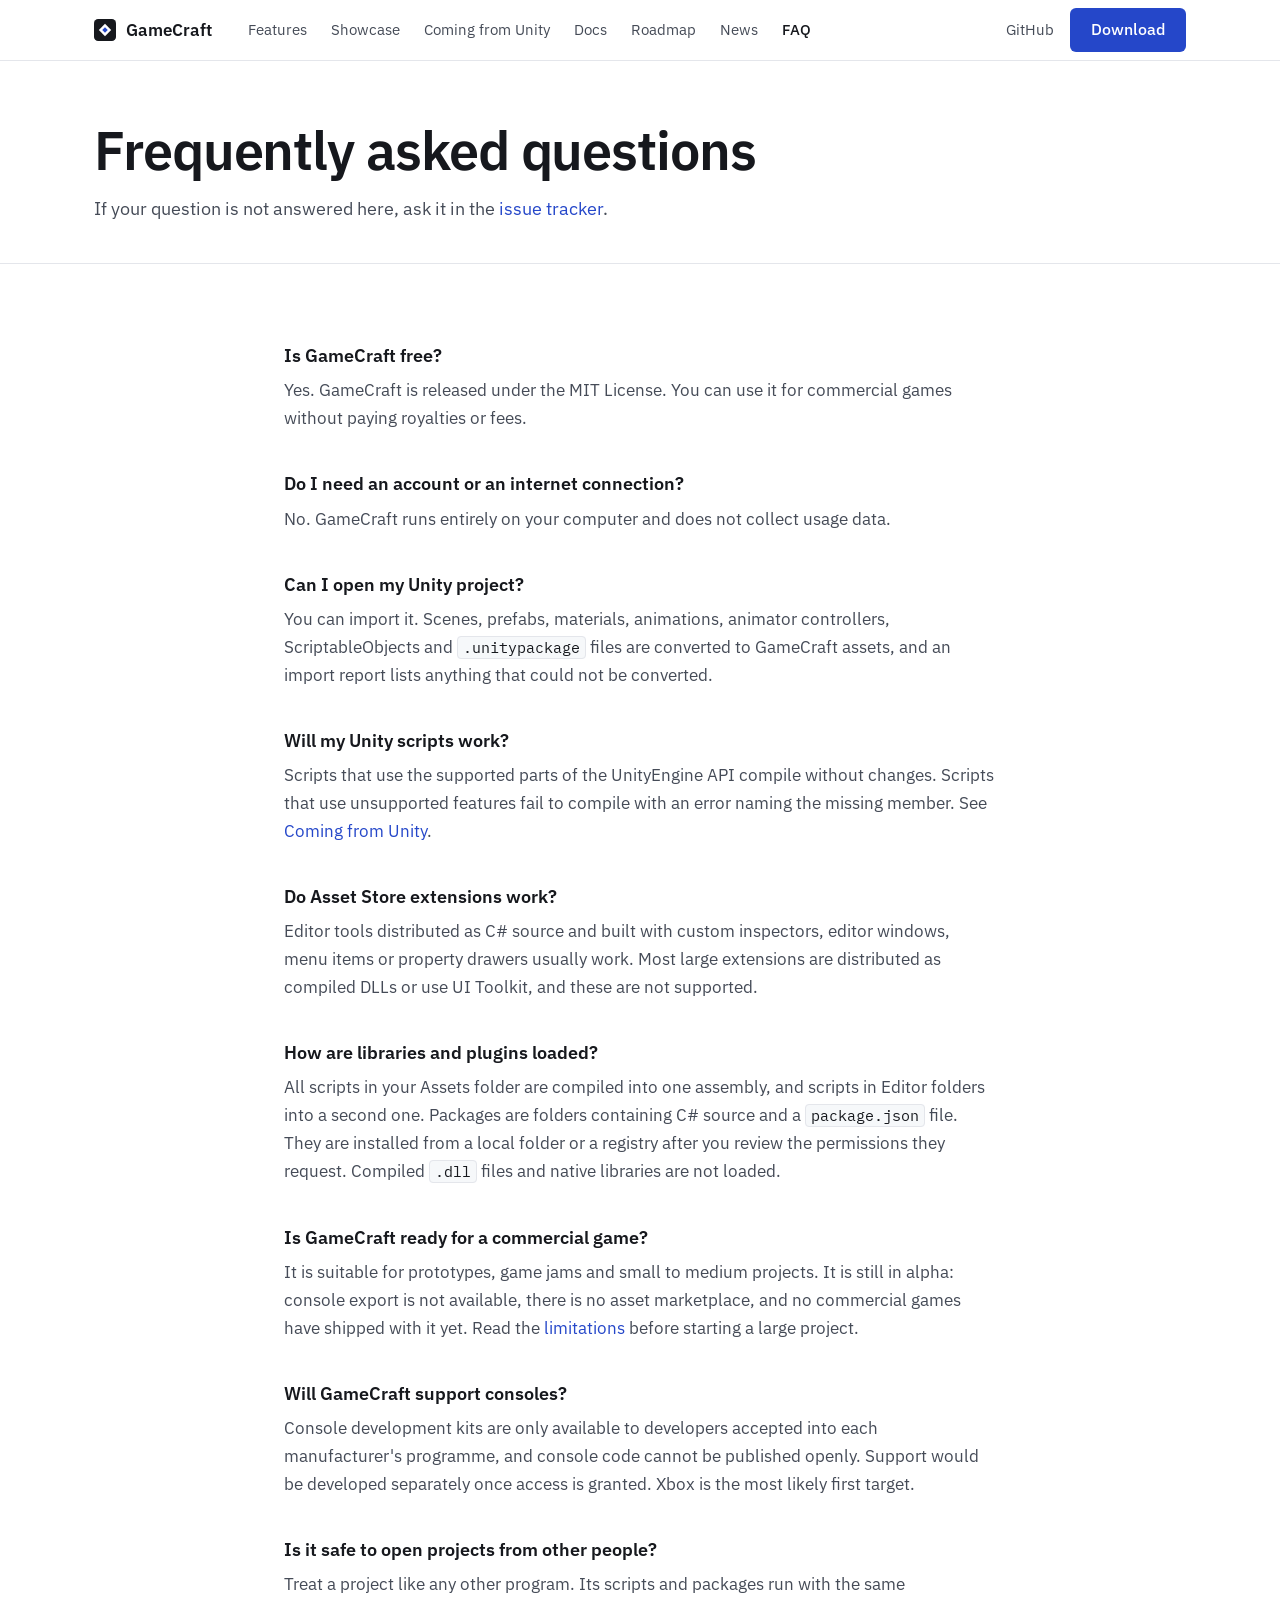
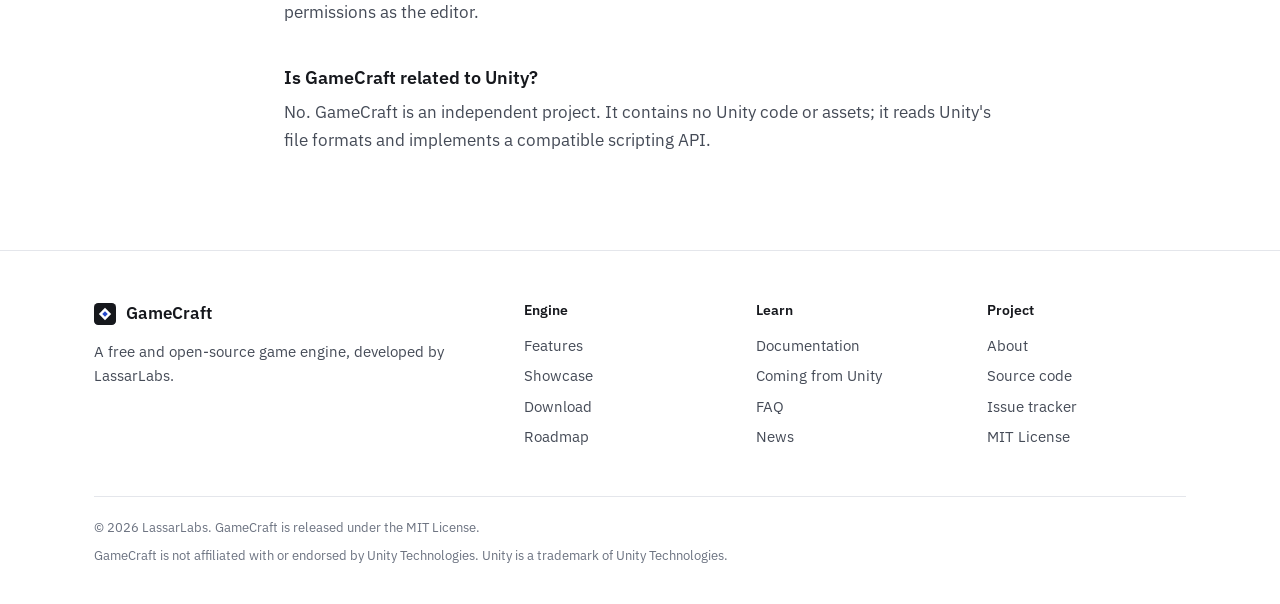
<file: faq.html>
<!doctype html>
<html lang="en">
<head>
<meta charset="utf-8">
<meta name="viewport" content="width=device-width, initial-scale=1">
<title>FAQ - GameCraft</title>
<meta name="description" content="Frequently asked questions about GameCraft.">
<meta property="og:title" content="FAQ - GameCraft">
<meta property="og:description" content="Frequently asked questions about GameCraft.">
<meta property="og:image" content="https://lassarlabs.github.io/gamecraft-website/assets/img/neon-city-aerial.jpg">
<meta name="twitter:card" content="summary_large_image">
<link rel="icon" href="assets/img/favicon.svg" type="image/svg+xml">
<link rel="preconnect" href="https://fonts.googleapis.com">
<link rel="preconnect" href="https://fonts.gstatic.com" crossorigin>
<link href="https://fonts.googleapis.com/css2?family=IBM+Plex+Mono:wght@400;500&family=IBM+Plex+Sans:wght@400;500;600&display=swap" rel="stylesheet">
<link rel="stylesheet" href="assets/css/site.css">
</head>
<body>
<header class="site-header">
  <div class="wrap header-in">
    <a class="wordmark" href="index.html"><svg viewBox="0 0 32 32" aria-hidden="true"><rect width="32" height="32" rx="6" fill="#16181d"/><path d="M16 7 25 16 16 25 7 16Z" fill="#fff"/><path d="M16 12 20 16 16 20 12 16Z" fill="#2547c9"/></svg> GameCraft</a>
    <nav class="nav" aria-label="Main"><a href="features.html">Features</a><a href="showcase.html">Showcase</a><a href="unity.html">Coming from Unity</a><a href="docs.html">Docs</a><a href="roadmap.html">Roadmap</a><a href="changelog.html">News</a><a href="faq.html">FAQ</a></nav>
    <div class="header-actions">
      <a class="gh" href="https://github.com/LassarLabs/gamecraft">GitHub</a>
      <a class="button primary" href="download.html">Download</a>
      <button class="menu-btn" aria-label="Menu" aria-expanded="false">Menu</button>
    </div>
  </div>
</header>
<main>
<section class="page-header"><div class="wrap"><h1>Frequently asked questions</h1><p>If your question is not answered here, ask it in the <a href="https://github.com/LassarLabs/gamecraft/issues">issue tracker</a>.</p></div></section><section class="section"><div class="wrap prose faq"><h3>Is GameCraft free?</h3><p>Yes. GameCraft is released under the MIT License. You can use it for commercial games without paying royalties or fees.</p><h3>Do I need an account or an internet connection?</h3><p>No. GameCraft runs entirely on your computer and does not collect usage data.</p><h3>Can I open my Unity project?</h3><p>You can import it. Scenes, prefabs, materials, animations, animator controllers, ScriptableObjects and <code>.unitypackage</code> files are converted to GameCraft assets, and an import report lists anything that could not be converted.</p><h3>Will my Unity scripts work?</h3><p>Scripts that use the supported parts of the UnityEngine API compile without changes. Scripts that use unsupported features fail to compile with an error naming the missing member. See <a href="unity.html">Coming from Unity</a>.</p><h3>Do Asset Store extensions work?</h3><p>Editor tools distributed as C# source and built with custom inspectors, editor windows, menu items or property drawers usually work. Most large extensions are distributed as compiled DLLs or use UI Toolkit, and these are not supported.</p><h3>How are libraries and plugins loaded?</h3><p>All scripts in your Assets folder are compiled into one assembly, and scripts in Editor folders into a second one. Packages are folders containing C# source and a <code>package.json</code> file. They are installed from a local folder or a registry after you review the permissions they request. Compiled <code>.dll</code> files and native libraries are not loaded.</p><h3>Is GameCraft ready for a commercial game?</h3><p>It is suitable for prototypes, game jams and small to medium projects. It is still in alpha: console export is not available, there is no asset marketplace, and no commercial games have shipped with it yet. Read the <a href="https://github.com/LassarLabs/gamecraft/blob/main/docs/LIMITATIONS.md">limitations</a> before starting a large project.</p><h3>Will GameCraft support consoles?</h3><p>Console development kits are only available to developers accepted into each manufacturer's programme, and console code cannot be published openly. Support would be developed separately once access is granted. Xbox is the most likely first target.</p><h3>Is it safe to open projects from other people?</h3><p>Treat a project like any other program. Its scripts and packages run with the same permissions as the editor.</p><h3>Is GameCraft related to Unity?</h3><p>No. GameCraft is an independent project. It contains no Unity code or assets; it reads Unity's file formats and implements a compatible scripting API.</p></div></section>
</main>
<footer class="site-footer">
  <div class="wrap">
    <div class="footer-cols">
      <div>
        <a class="wordmark" href="index.html"><svg viewBox="0 0 32 32" aria-hidden="true"><rect width="32" height="32" rx="6" fill="#16181d"/><path d="M16 7 25 16 16 25 7 16Z" fill="#fff"/><path d="M16 12 20 16 16 20 12 16Z" fill="#2547c9"/></svg> GameCraft</a>
        <p>A free and open-source game engine, developed by LassarLabs.</p>
      </div>
      <div><h4>Engine</h4><a href="features.html">Features</a><a href="showcase.html">Showcase</a><a href="download.html">Download</a><a href="roadmap.html">Roadmap</a></div>
      <div><h4>Learn</h4><a href="docs.html">Documentation</a><a href="unity.html">Coming from Unity</a><a href="faq.html">FAQ</a><a href="changelog.html">News</a></div>
      <div><h4>Project</h4><a href="about.html">About</a><a href="https://github.com/LassarLabs/gamecraft">Source code</a><a href="https://github.com/LassarLabs/gamecraft/issues">Issue tracker</a><a href="https://github.com/LassarLabs/gamecraft/blob/main/LICENSE">MIT License</a></div>
    </div>
    <div class="legal">
      <p>© 2026 LassarLabs. GameCraft is released under the MIT License.</p>
      <p>GameCraft is not affiliated with or endorsed by Unity Technologies. Unity is a trademark of Unity Technologies.</p>
    </div>
  </div>
</footer>
<script src="assets/js/site.js"></script>
</body>
</html>
</file>
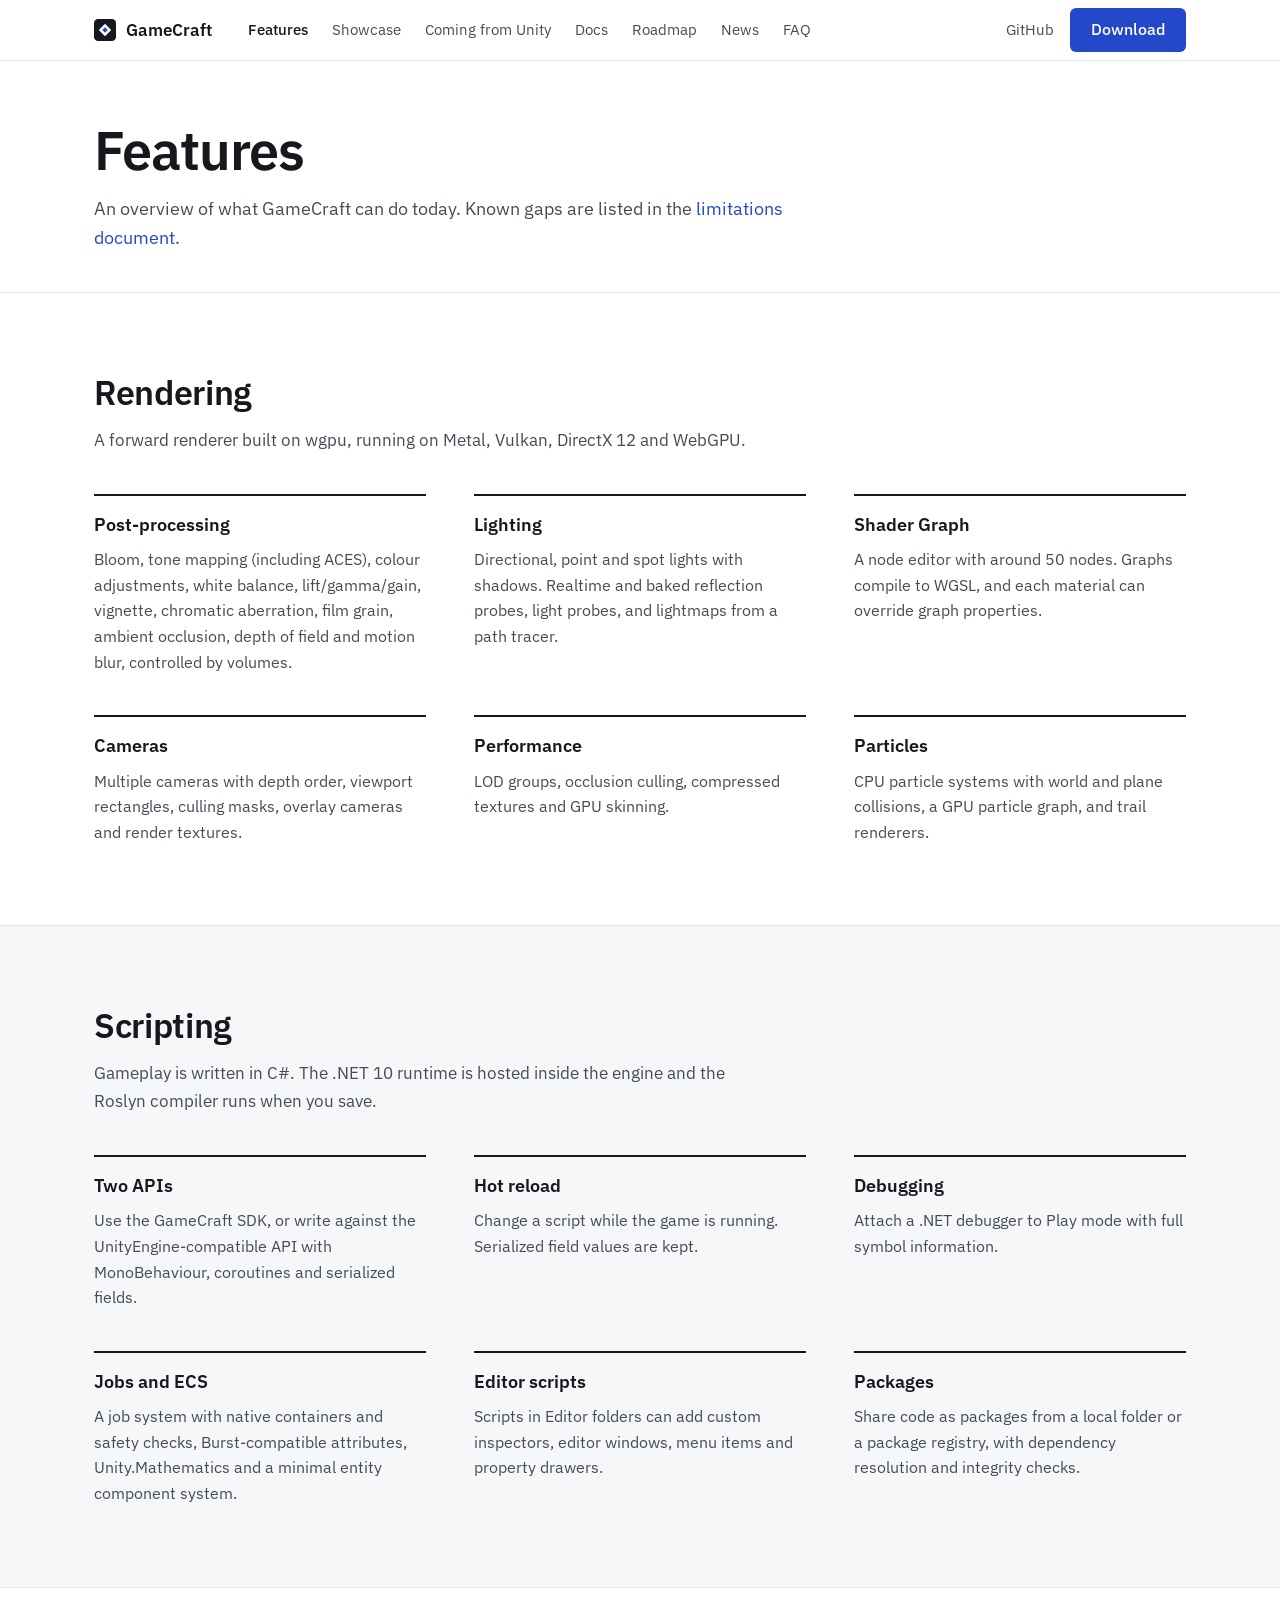
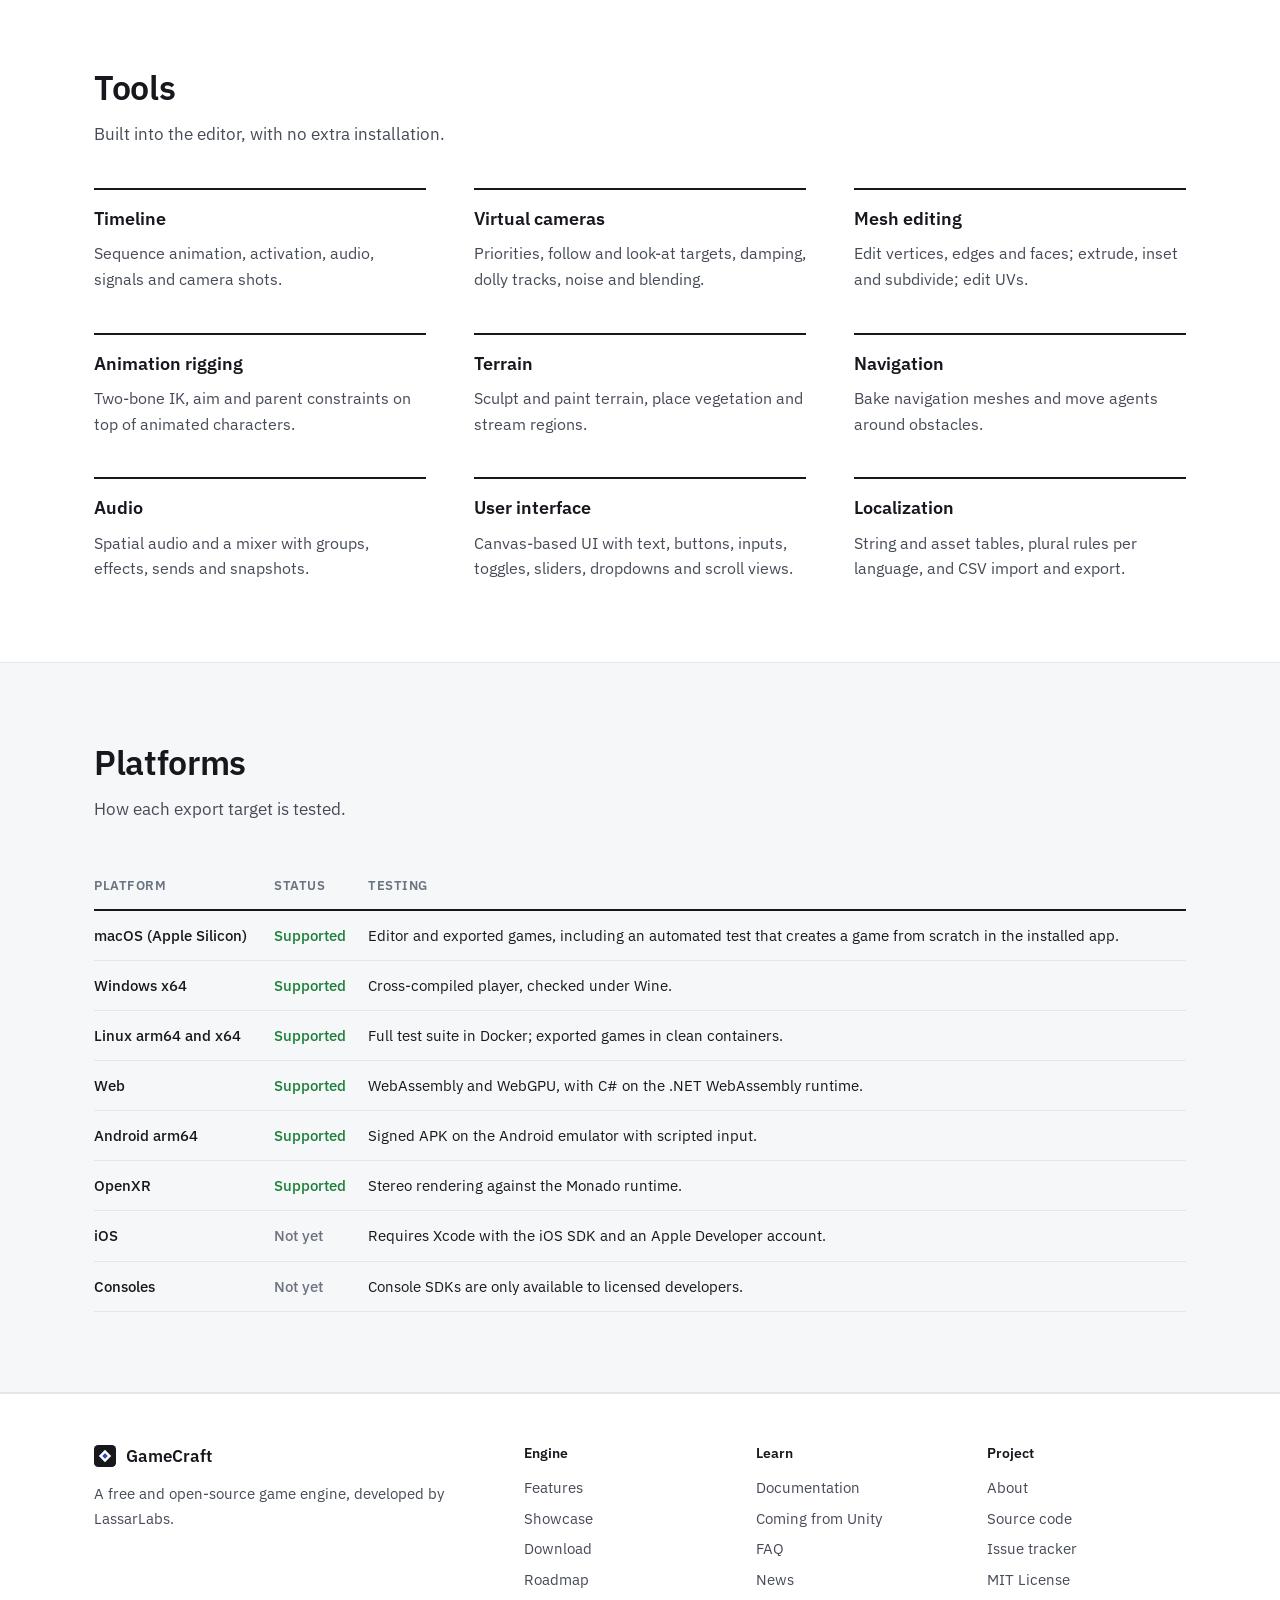
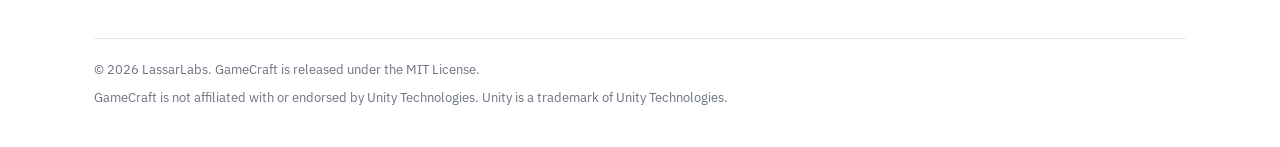
<file: features.html>
<!doctype html>
<html lang="en">
<head>
<meta charset="utf-8">
<meta name="viewport" content="width=device-width, initial-scale=1">
<title>Features - GameCraft</title>
<meta name="description" content="A complete list of GameCraft features.">
<meta property="og:title" content="Features - GameCraft">
<meta property="og:description" content="A complete list of GameCraft features.">
<meta property="og:image" content="https://lassarlabs.github.io/gamecraft-website/assets/img/neon-city-aerial.jpg">
<meta name="twitter:card" content="summary_large_image">
<link rel="icon" href="assets/img/favicon.svg" type="image/svg+xml">
<link rel="preconnect" href="https://fonts.googleapis.com">
<link rel="preconnect" href="https://fonts.gstatic.com" crossorigin>
<link href="https://fonts.googleapis.com/css2?family=IBM+Plex+Mono:wght@400;500&family=IBM+Plex+Sans:wght@400;500;600&display=swap" rel="stylesheet">
<link rel="stylesheet" href="assets/css/site.css">
</head>
<body>
<header class="site-header">
  <div class="wrap header-in">
    <a class="wordmark" href="index.html"><svg viewBox="0 0 32 32" aria-hidden="true"><rect width="32" height="32" rx="6" fill="#16181d"/><path d="M16 7 25 16 16 25 7 16Z" fill="#fff"/><path d="M16 12 20 16 16 20 12 16Z" fill="#2547c9"/></svg> GameCraft</a>
    <nav class="nav" aria-label="Main"><a href="features.html">Features</a><a href="showcase.html">Showcase</a><a href="unity.html">Coming from Unity</a><a href="docs.html">Docs</a><a href="roadmap.html">Roadmap</a><a href="changelog.html">News</a><a href="faq.html">FAQ</a></nav>
    <div class="header-actions">
      <a class="gh" href="https://github.com/LassarLabs/gamecraft">GitHub</a>
      <a class="button primary" href="download.html">Download</a>
      <button class="menu-btn" aria-label="Menu" aria-expanded="false">Menu</button>
    </div>
  </div>
</header>
<main>
<section class="page-header"><div class="wrap"><h1>Features</h1><p>An overview of what GameCraft can do today. Known gaps are listed in the <a href="https://github.com/LassarLabs/gamecraft/blob/main/docs/LIMITATIONS.md">limitations document</a>.</p></div></section>
<section class="section"><div class="wrap">
  <h2>Rendering</h2>
  <p class="section-intro">A forward renderer built on wgpu, running on Metal, Vulkan, DirectX 12 and WebGPU.</p>
  <div class="cols-3"><div class="item"><h3>Post-processing</h3><p>Bloom, tone mapping (including ACES), colour adjustments, white balance, lift/gamma/gain, vignette, chromatic aberration, film grain, ambient occlusion, depth of field and motion blur, controlled by volumes.</p></div><div class="item"><h3>Lighting</h3><p>Directional, point and spot lights with shadows. Realtime and baked reflection probes, light probes, and lightmaps from a path tracer.</p></div><div class="item"><h3>Shader Graph</h3><p>A node editor with around 50 nodes. Graphs compile to WGSL, and each material can override graph properties.</p></div><div class="item"><h3>Cameras</h3><p>Multiple cameras with depth order, viewport rectangles, culling masks, overlay cameras and render textures.</p></div><div class="item"><h3>Performance</h3><p>LOD groups, occlusion culling, compressed textures and GPU skinning.</p></div><div class="item"><h3>Particles</h3><p>CPU particle systems with world and plane collisions, a GPU particle graph, and trail renderers.</p></div></div>
</div></section>
<section class="section alt"><div class="wrap">
  <h2>Scripting</h2>
  <p class="section-intro">Gameplay is written in C#. The .NET 10 runtime is hosted inside the engine and the Roslyn compiler runs when you save.</p>
  <div class="cols-3"><div class="item"><h3>Two APIs</h3><p>Use the GameCraft SDK, or write against the UnityEngine-compatible API with MonoBehaviour, coroutines and serialized fields.</p></div><div class="item"><h3>Hot reload</h3><p>Change a script while the game is running. Serialized field values are kept.</p></div><div class="item"><h3>Debugging</h3><p>Attach a .NET debugger to Play mode with full symbol information.</p></div><div class="item"><h3>Jobs and ECS</h3><p>A job system with native containers and safety checks, Burst-compatible attributes, Unity.Mathematics and a minimal entity component system.</p></div><div class="item"><h3>Editor scripts</h3><p>Scripts in Editor folders can add custom inspectors, editor windows, menu items and property drawers.</p></div><div class="item"><h3>Packages</h3><p>Share code as packages from a local folder or a package registry, with dependency resolution and integrity checks.</p></div></div>
</div></section>
<section class="section"><div class="wrap">
  <h2>Tools</h2>
  <p class="section-intro">Built into the editor, with no extra installation.</p>
  <div class="cols-3"><div class="item"><h3>Timeline</h3><p>Sequence animation, activation, audio, signals and camera shots.</p></div><div class="item"><h3>Virtual cameras</h3><p>Priorities, follow and look-at targets, damping, dolly tracks, noise and blending.</p></div><div class="item"><h3>Mesh editing</h3><p>Edit vertices, edges and faces; extrude, inset and subdivide; edit UVs.</p></div><div class="item"><h3>Animation rigging</h3><p>Two-bone IK, aim and parent constraints on top of animated characters.</p></div><div class="item"><h3>Terrain</h3><p>Sculpt and paint terrain, place vegetation and stream regions.</p></div><div class="item"><h3>Navigation</h3><p>Bake navigation meshes and move agents around obstacles.</p></div><div class="item"><h3>Audio</h3><p>Spatial audio and a mixer with groups, effects, sends and snapshots.</p></div><div class="item"><h3>User interface</h3><p>Canvas-based UI with text, buttons, inputs, toggles, sliders, dropdowns and scroll views.</p></div><div class="item"><h3>Localization</h3><p>String and asset tables, plural rules per language, and CSV import and export.</p></div></div>
</div></section>
<section class="section alt" id="platforms"><div class="wrap">
  <h2>Platforms</h2>
  <p class="section-intro">How each export target is tested.</p>
  <div class="table-wrap"><table class="data">
    <tr><th>Platform</th><th>Status</th><th>Testing</th></tr>
    <tr><td>macOS (Apple Silicon)</td><td class="yes">Supported</td><td>Editor and exported games, including an automated test that creates a game from scratch in the installed app.</td></tr>
    <tr><td>Windows x64</td><td class="yes">Supported</td><td>Cross-compiled player, checked under Wine.</td></tr>
    <tr><td>Linux arm64 and x64</td><td class="yes">Supported</td><td>Full test suite in Docker; exported games in clean containers.</td></tr>
    <tr><td>Web</td><td class="yes">Supported</td><td>WebAssembly and WebGPU, with C# on the .NET WebAssembly runtime.</td></tr>
    <tr><td>Android arm64</td><td class="yes">Supported</td><td>Signed APK on the Android emulator with scripted input.</td></tr>
    <tr><td>OpenXR</td><td class="yes">Supported</td><td>Stereo rendering against the Monado runtime.</td></tr>
    <tr><td>iOS</td><td class="planned">Not yet</td><td>Requires Xcode with the iOS SDK and an Apple Developer account.</td></tr>
    <tr><td>Consoles</td><td class="planned">Not yet</td><td>Console SDKs are only available to licensed developers.</td></tr>
  </table></div>
</div></section>

</main>
<footer class="site-footer">
  <div class="wrap">
    <div class="footer-cols">
      <div>
        <a class="wordmark" href="index.html"><svg viewBox="0 0 32 32" aria-hidden="true"><rect width="32" height="32" rx="6" fill="#16181d"/><path d="M16 7 25 16 16 25 7 16Z" fill="#fff"/><path d="M16 12 20 16 16 20 12 16Z" fill="#2547c9"/></svg> GameCraft</a>
        <p>A free and open-source game engine, developed by LassarLabs.</p>
      </div>
      <div><h4>Engine</h4><a href="features.html">Features</a><a href="showcase.html">Showcase</a><a href="download.html">Download</a><a href="roadmap.html">Roadmap</a></div>
      <div><h4>Learn</h4><a href="docs.html">Documentation</a><a href="unity.html">Coming from Unity</a><a href="faq.html">FAQ</a><a href="changelog.html">News</a></div>
      <div><h4>Project</h4><a href="about.html">About</a><a href="https://github.com/LassarLabs/gamecraft">Source code</a><a href="https://github.com/LassarLabs/gamecraft/issues">Issue tracker</a><a href="https://github.com/LassarLabs/gamecraft/blob/main/LICENSE">MIT License</a></div>
    </div>
    <div class="legal">
      <p>© 2026 LassarLabs. GameCraft is released under the MIT License.</p>
      <p>GameCraft is not affiliated with or endorsed by Unity Technologies. Unity is a trademark of Unity Technologies.</p>
    </div>
  </div>
</footer>
<script src="assets/js/site.js"></script>
</body>
</html>
</file>
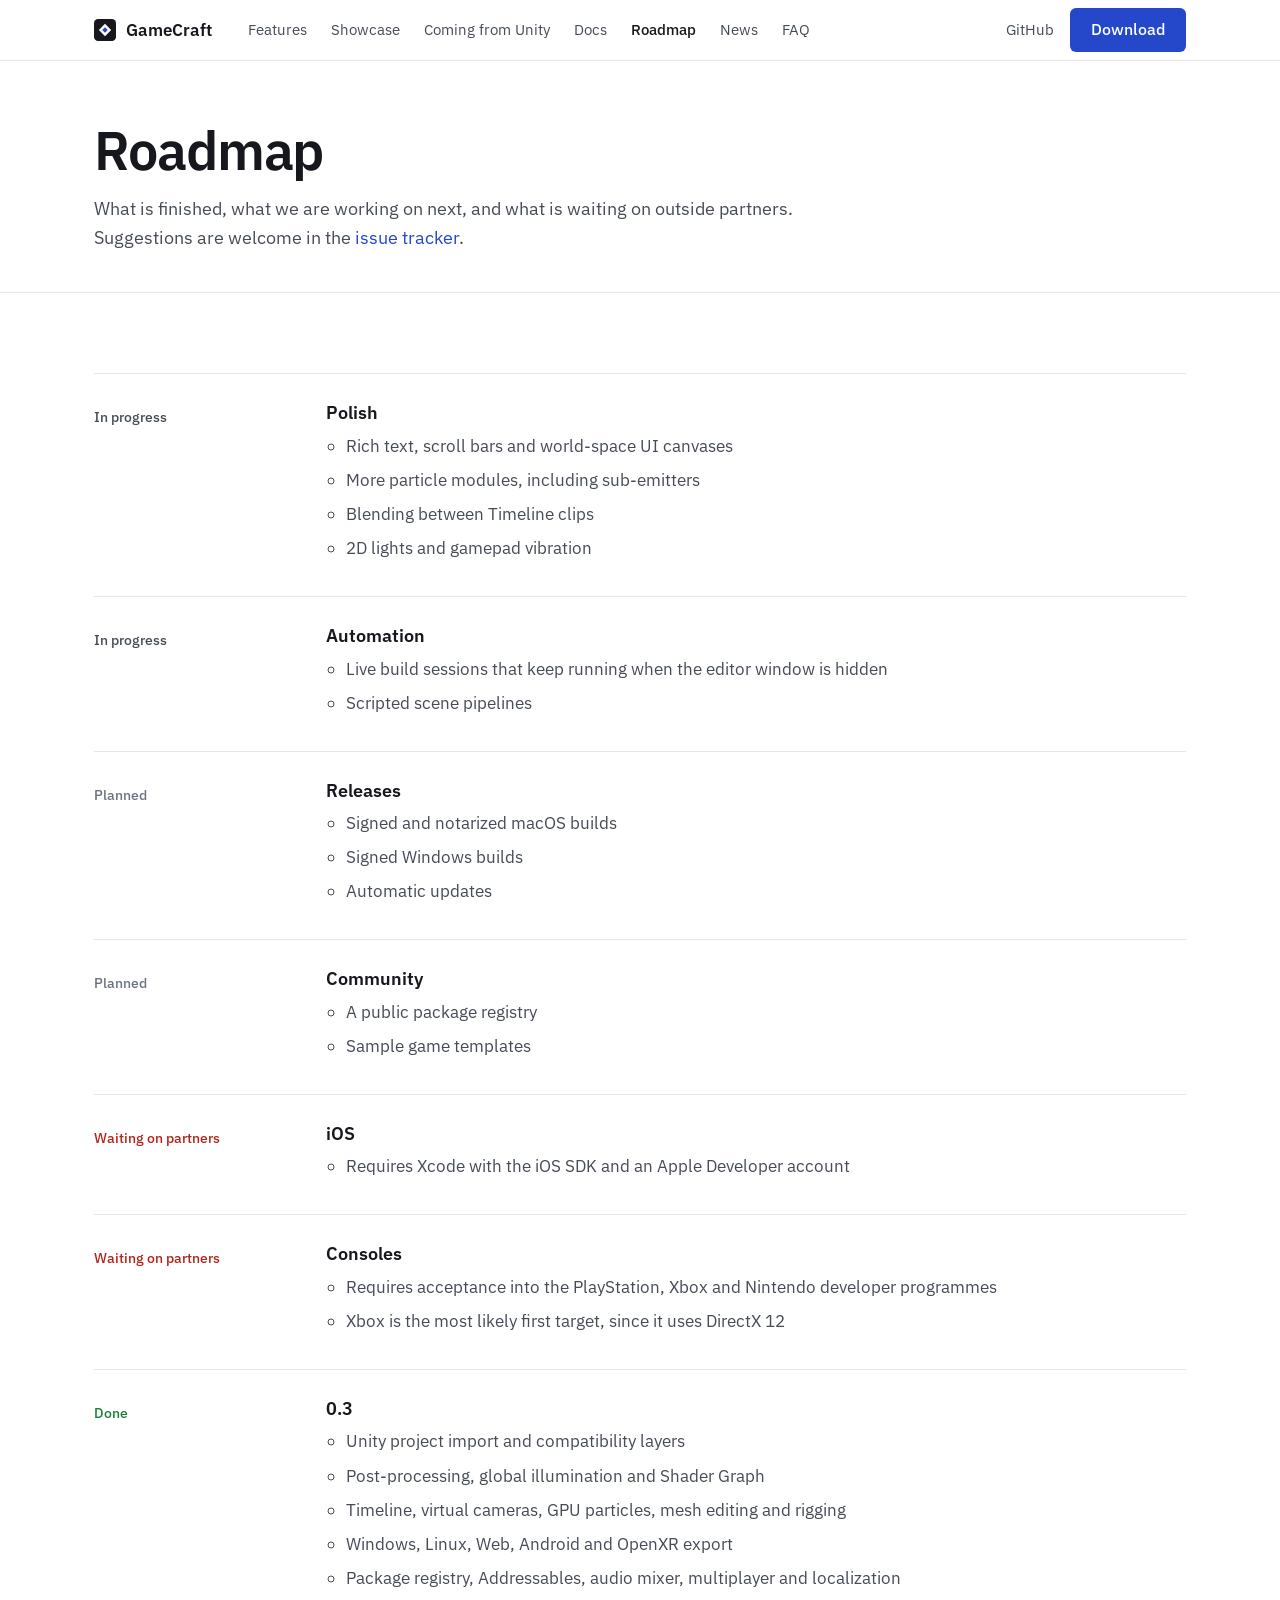
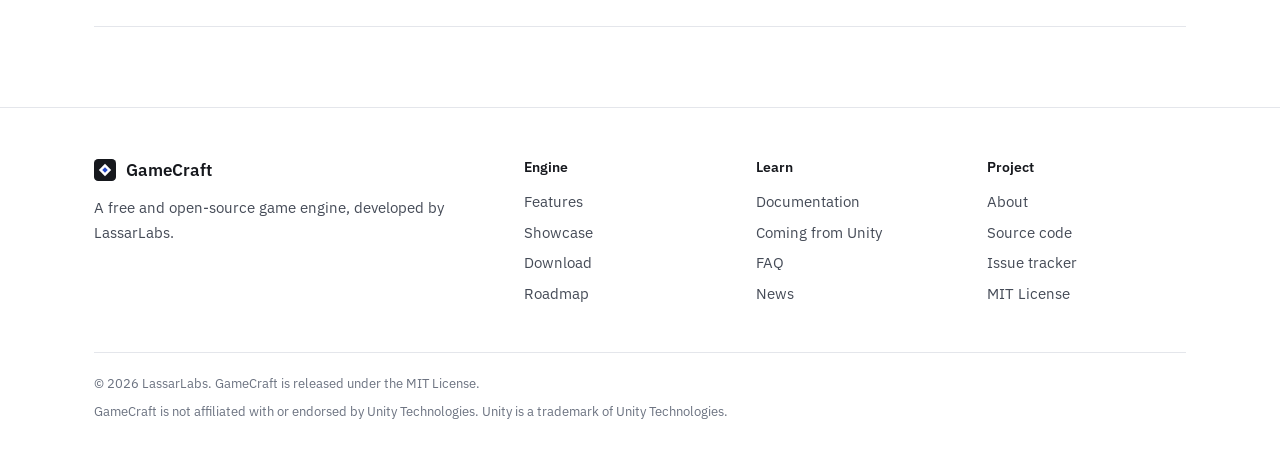
<file: roadmap.html>
<!doctype html>
<html lang="en">
<head>
<meta charset="utf-8">
<meta name="viewport" content="width=device-width, initial-scale=1">
<title>Roadmap - GameCraft</title>
<meta name="description" content="What is planned for GameCraft.">
<meta property="og:title" content="Roadmap - GameCraft">
<meta property="og:description" content="What is planned for GameCraft.">
<meta property="og:image" content="https://lassarlabs.github.io/gamecraft-website/assets/img/neon-city-aerial.jpg">
<meta name="twitter:card" content="summary_large_image">
<link rel="icon" href="assets/img/favicon.svg" type="image/svg+xml">
<link rel="preconnect" href="https://fonts.googleapis.com">
<link rel="preconnect" href="https://fonts.gstatic.com" crossorigin>
<link href="https://fonts.googleapis.com/css2?family=IBM+Plex+Mono:wght@400;500&family=IBM+Plex+Sans:wght@400;500;600&display=swap" rel="stylesheet">
<link rel="stylesheet" href="assets/css/site.css">
</head>
<body>
<header class="site-header">
  <div class="wrap header-in">
    <a class="wordmark" href="index.html"><svg viewBox="0 0 32 32" aria-hidden="true"><rect width="32" height="32" rx="6" fill="#16181d"/><path d="M16 7 25 16 16 25 7 16Z" fill="#fff"/><path d="M16 12 20 16 16 20 12 16Z" fill="#2547c9"/></svg> GameCraft</a>
    <nav class="nav" aria-label="Main"><a href="features.html">Features</a><a href="showcase.html">Showcase</a><a href="unity.html">Coming from Unity</a><a href="docs.html">Docs</a><a href="roadmap.html">Roadmap</a><a href="changelog.html">News</a><a href="faq.html">FAQ</a></nav>
    <div class="header-actions">
      <a class="gh" href="https://github.com/LassarLabs/gamecraft">GitHub</a>
      <a class="button primary" href="download.html">Download</a>
      <button class="menu-btn" aria-label="Menu" aria-expanded="false">Menu</button>
    </div>
  </div>
</header>
<main>
<section class="page-header"><div class="wrap"><h1>Roadmap</h1><p>What is finished, what we are working on next, and what is waiting on outside partners. Suggestions are welcome in the <a href="https://github.com/LassarLabs/gamecraft/issues">issue tracker</a>.</p></div></section>
<section class="section"><div class="wrap"><ul class="milestones">
<li><div><span class="state ">In progress</span></div><div><h3>Polish</h3><ul><li>Rich text, scroll bars and world-space UI canvases</li><li>More particle modules, including sub-emitters</li><li>Blending between Timeline clips</li><li>2D lights and gamepad vibration</li></ul></div></li><li><div><span class="state ">In progress</span></div><div><h3>Automation</h3><ul><li>Live build sessions that keep running when the editor window is hidden</li><li>Scripted scene pipelines</li></ul></div></li><li><div><span class="state planned">Planned</span></div><div><h3>Releases</h3><ul><li>Signed and notarized macOS builds</li><li>Signed Windows builds</li><li>Automatic updates</li></ul></div></li><li><div><span class="state planned">Planned</span></div><div><h3>Community</h3><ul><li>A public package registry</li><li>Sample game templates</li></ul></div></li><li><div><span class="state no">Waiting on partners</span></div><div><h3>iOS</h3><ul><li>Requires Xcode with the iOS SDK and an Apple Developer account</li></ul></div></li><li><div><span class="state no">Waiting on partners</span></div><div><h3>Consoles</h3><ul><li>Requires acceptance into the PlayStation, Xbox and Nintendo developer programmes</li><li>Xbox is the most likely first target, since it uses DirectX 12</li></ul></div></li><li><div><span class="state yes">Done</span></div><div><h3>0.3</h3><ul><li>Unity project import and compatibility layers</li><li>Post-processing, global illumination and Shader Graph</li><li>Timeline, virtual cameras, GPU particles, mesh editing and rigging</li><li>Windows, Linux, Web, Android and OpenXR export</li><li>Package registry, Addressables, audio mixer, multiplayer and localization</li></ul></div></li>
</ul></div></section>

</main>
<footer class="site-footer">
  <div class="wrap">
    <div class="footer-cols">
      <div>
        <a class="wordmark" href="index.html"><svg viewBox="0 0 32 32" aria-hidden="true"><rect width="32" height="32" rx="6" fill="#16181d"/><path d="M16 7 25 16 16 25 7 16Z" fill="#fff"/><path d="M16 12 20 16 16 20 12 16Z" fill="#2547c9"/></svg> GameCraft</a>
        <p>A free and open-source game engine, developed by LassarLabs.</p>
      </div>
      <div><h4>Engine</h4><a href="features.html">Features</a><a href="showcase.html">Showcase</a><a href="download.html">Download</a><a href="roadmap.html">Roadmap</a></div>
      <div><h4>Learn</h4><a href="docs.html">Documentation</a><a href="unity.html">Coming from Unity</a><a href="faq.html">FAQ</a><a href="changelog.html">News</a></div>
      <div><h4>Project</h4><a href="about.html">About</a><a href="https://github.com/LassarLabs/gamecraft">Source code</a><a href="https://github.com/LassarLabs/gamecraft/issues">Issue tracker</a><a href="https://github.com/LassarLabs/gamecraft/blob/main/LICENSE">MIT License</a></div>
    </div>
    <div class="legal">
      <p>© 2026 LassarLabs. GameCraft is released under the MIT License.</p>
      <p>GameCraft is not affiliated with or endorsed by Unity Technologies. Unity is a trademark of Unity Technologies.</p>
    </div>
  </div>
</footer>
<script src="assets/js/site.js"></script>
</body>
</html>
</file>
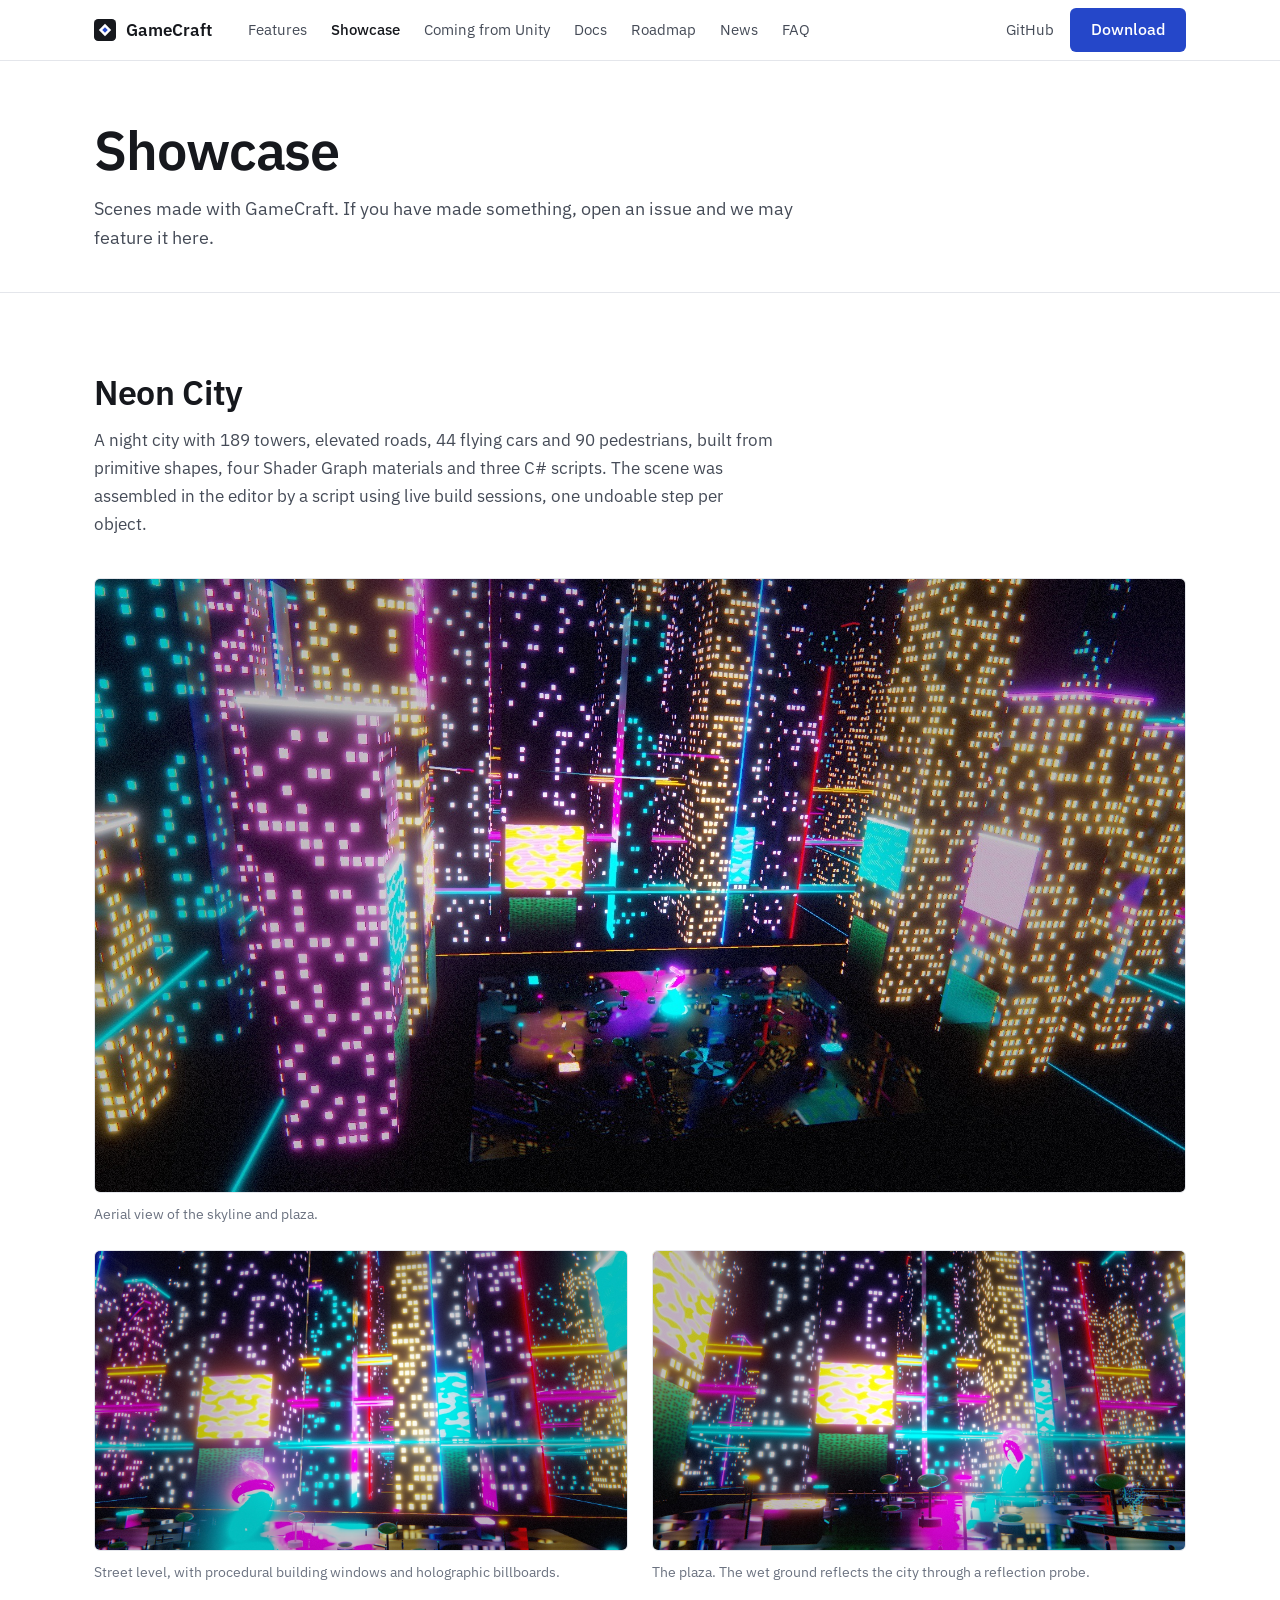
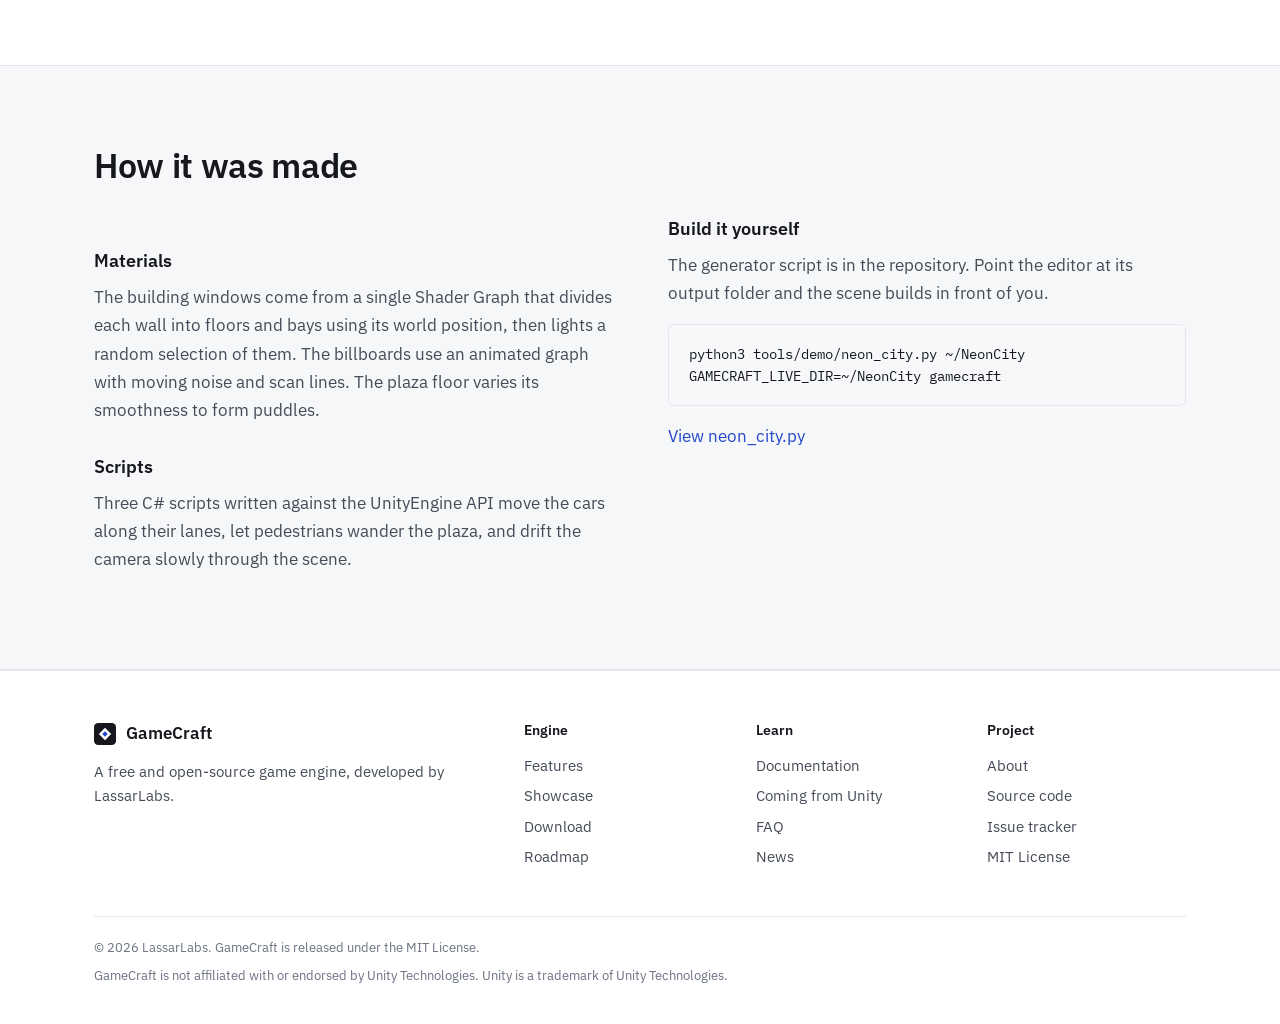
<file: showcase.html>
<!doctype html>
<html lang="en">
<head>
<meta charset="utf-8">
<meta name="viewport" content="width=device-width, initial-scale=1">
<title>Showcase - GameCraft</title>
<meta name="description" content="Scenes made with GameCraft.">
<meta property="og:title" content="Showcase - GameCraft">
<meta property="og:description" content="Scenes made with GameCraft.">
<meta property="og:image" content="https://lassarlabs.github.io/gamecraft-website/assets/img/neon-city-aerial.jpg">
<meta name="twitter:card" content="summary_large_image">
<link rel="icon" href="assets/img/favicon.svg" type="image/svg+xml">
<link rel="preconnect" href="https://fonts.googleapis.com">
<link rel="preconnect" href="https://fonts.gstatic.com" crossorigin>
<link href="https://fonts.googleapis.com/css2?family=IBM+Plex+Mono:wght@400;500&family=IBM+Plex+Sans:wght@400;500;600&display=swap" rel="stylesheet">
<link rel="stylesheet" href="assets/css/site.css">
</head>
<body>
<header class="site-header">
  <div class="wrap header-in">
    <a class="wordmark" href="index.html"><svg viewBox="0 0 32 32" aria-hidden="true"><rect width="32" height="32" rx="6" fill="#16181d"/><path d="M16 7 25 16 16 25 7 16Z" fill="#fff"/><path d="M16 12 20 16 16 20 12 16Z" fill="#2547c9"/></svg> GameCraft</a>
    <nav class="nav" aria-label="Main"><a href="features.html">Features</a><a href="showcase.html">Showcase</a><a href="unity.html">Coming from Unity</a><a href="docs.html">Docs</a><a href="roadmap.html">Roadmap</a><a href="changelog.html">News</a><a href="faq.html">FAQ</a></nav>
    <div class="header-actions">
      <a class="gh" href="https://github.com/LassarLabs/gamecraft">GitHub</a>
      <a class="button primary" href="download.html">Download</a>
      <button class="menu-btn" aria-label="Menu" aria-expanded="false">Menu</button>
    </div>
  </div>
</header>
<main>
<section class="page-header"><div class="wrap"><h1>Showcase</h1><p>Scenes made with GameCraft. If you have made something, open an issue and we may feature it here.</p></div></section>
<section class="section"><div class="wrap">
  <h2>Neon City</h2>
  <p class="section-intro">A night city with 189 towers, elevated roads, 44 flying cars and 90 pedestrians, built from primitive shapes, four Shader Graph materials and three C# scripts. The scene was assembled in the editor by a script using live build sessions, one undoable step per object.</p>
  <div class="gallery">
    <figure class="figure wide"><img src="assets/img/neon-city-aerial.jpg" alt="Aerial view of Neon City" loading="lazy"><figcaption>Aerial view of the skyline and plaza.</figcaption></figure>
    <figure class="figure"><img src="assets/img/neon-city-1200.jpg" alt="Neon City at street level" loading="lazy"><figcaption>Street level, with procedural building windows and holographic billboards.</figcaption></figure>
    <figure class="figure"><img src="assets/img/neon-city-120.jpg" alt="The plaza in Neon City" loading="lazy"><figcaption>The plaza. The wet ground reflects the city through a reflection probe.</figcaption></figure>
  </div>
</div></section>
<section class="section alt"><div class="wrap">
  <h2>How it was made</h2>
  <div class="cols-2" style="margin-top:32px">
    <div class="prose">
      <h3>Materials</h3>
      <p>The building windows come from a single Shader Graph that divides each wall into floors and bays using its world position, then lights a random selection of them. The billboards use an animated graph with moving noise and scan lines. The plaza floor varies its smoothness to form puddles.</p>
      <h3>Scripts</h3>
      <p>Three C# scripts written against the UnityEngine API move the cars along their lanes, let pedestrians wander the plaza, and drift the camera slowly through the scene.</p>
    </div>
    <div>
      <h3>Build it yourself</h3>
      <p>The generator script is in the repository. Point the editor at its output folder and the scene builds in front of you.</p>
<pre><code>python3 tools/demo/neon_city.py ~/NeonCity
GAMECRAFT_LIVE_DIR=~/NeonCity gamecraft</code></pre>
      <p style="margin-top:16px"><a href="https://github.com/LassarLabs/gamecraft/blob/main/tools/demo/neon_city.py">View neon_city.py</a></p>
    </div>
  </div>
</div></section>

</main>
<footer class="site-footer">
  <div class="wrap">
    <div class="footer-cols">
      <div>
        <a class="wordmark" href="index.html"><svg viewBox="0 0 32 32" aria-hidden="true"><rect width="32" height="32" rx="6" fill="#16181d"/><path d="M16 7 25 16 16 25 7 16Z" fill="#fff"/><path d="M16 12 20 16 16 20 12 16Z" fill="#2547c9"/></svg> GameCraft</a>
        <p>A free and open-source game engine, developed by LassarLabs.</p>
      </div>
      <div><h4>Engine</h4><a href="features.html">Features</a><a href="showcase.html">Showcase</a><a href="download.html">Download</a><a href="roadmap.html">Roadmap</a></div>
      <div><h4>Learn</h4><a href="docs.html">Documentation</a><a href="unity.html">Coming from Unity</a><a href="faq.html">FAQ</a><a href="changelog.html">News</a></div>
      <div><h4>Project</h4><a href="about.html">About</a><a href="https://github.com/LassarLabs/gamecraft">Source code</a><a href="https://github.com/LassarLabs/gamecraft/issues">Issue tracker</a><a href="https://github.com/LassarLabs/gamecraft/blob/main/LICENSE">MIT License</a></div>
    </div>
    <div class="legal">
      <p>© 2026 LassarLabs. GameCraft is released under the MIT License.</p>
      <p>GameCraft is not affiliated with or endorsed by Unity Technologies. Unity is a trademark of Unity Technologies.</p>
    </div>
  </div>
</footer>
<script src="assets/js/site.js"></script>
</body>
</html>
</file>
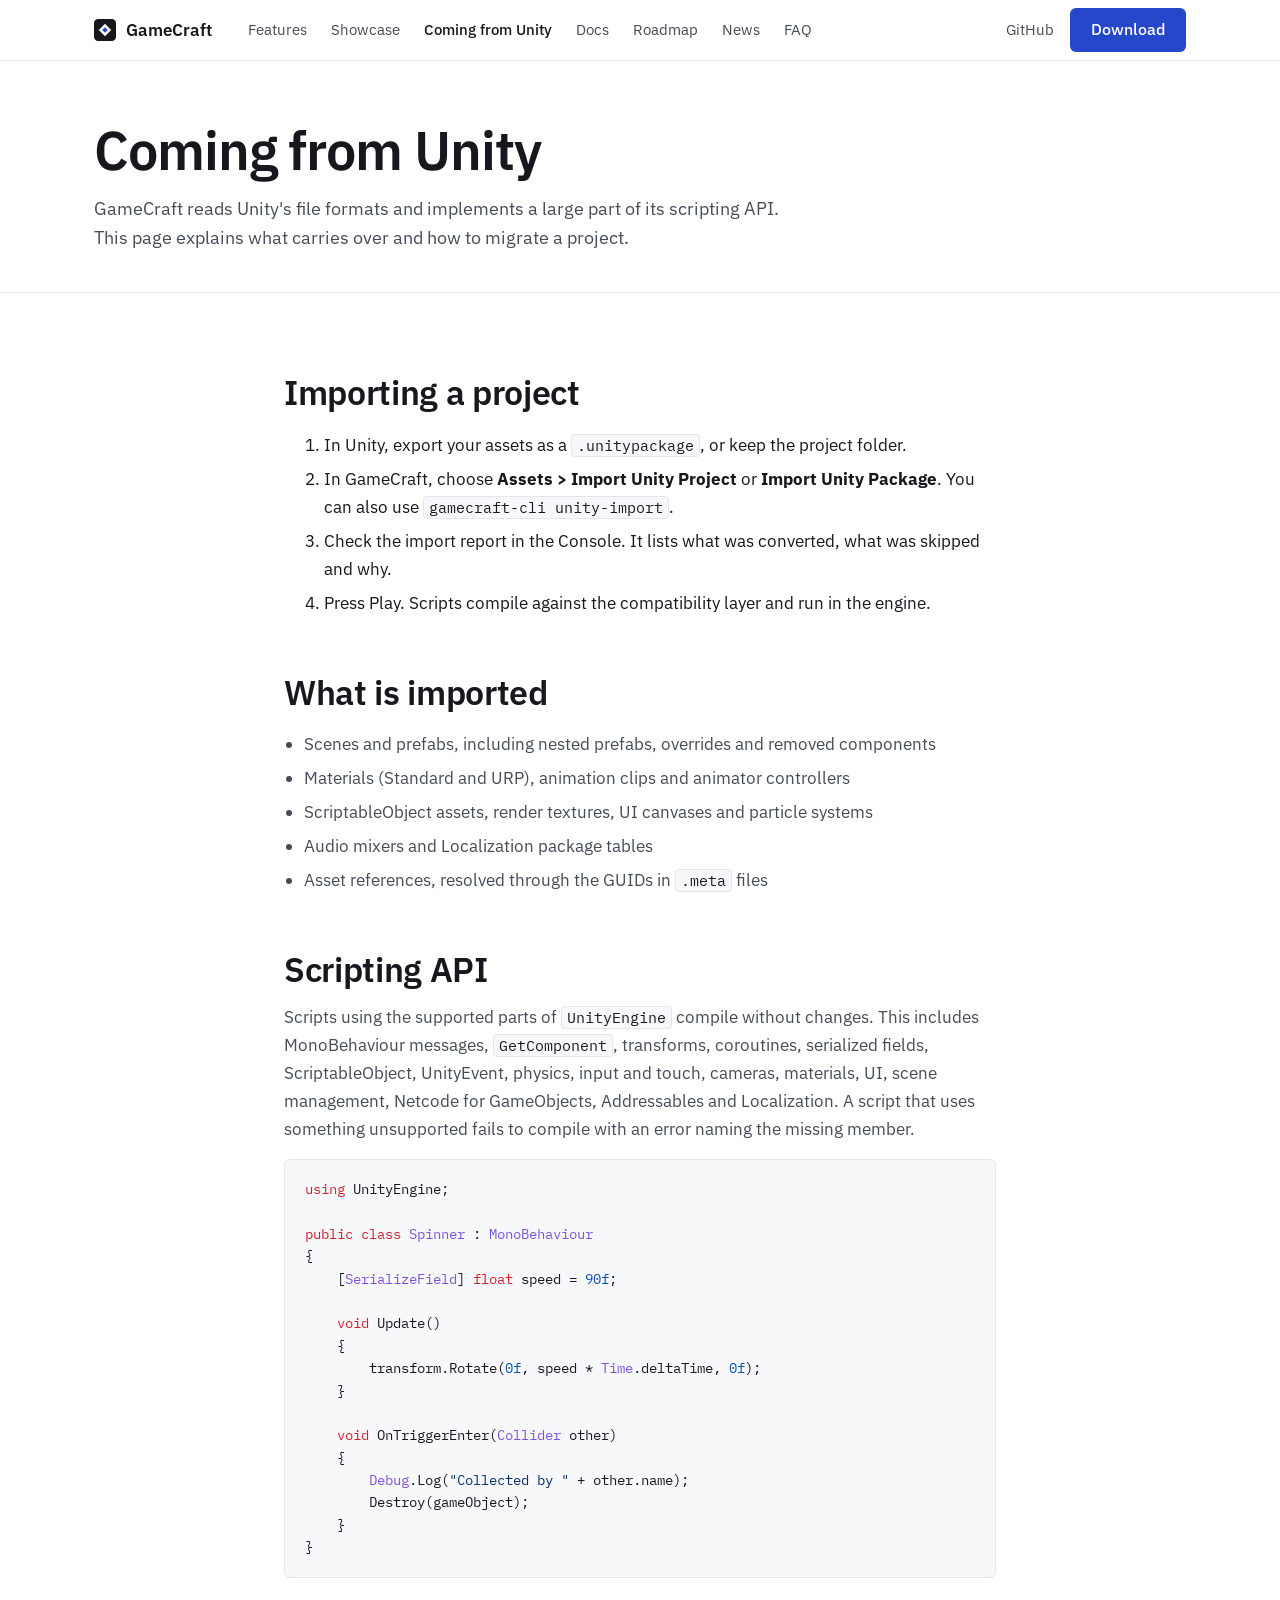
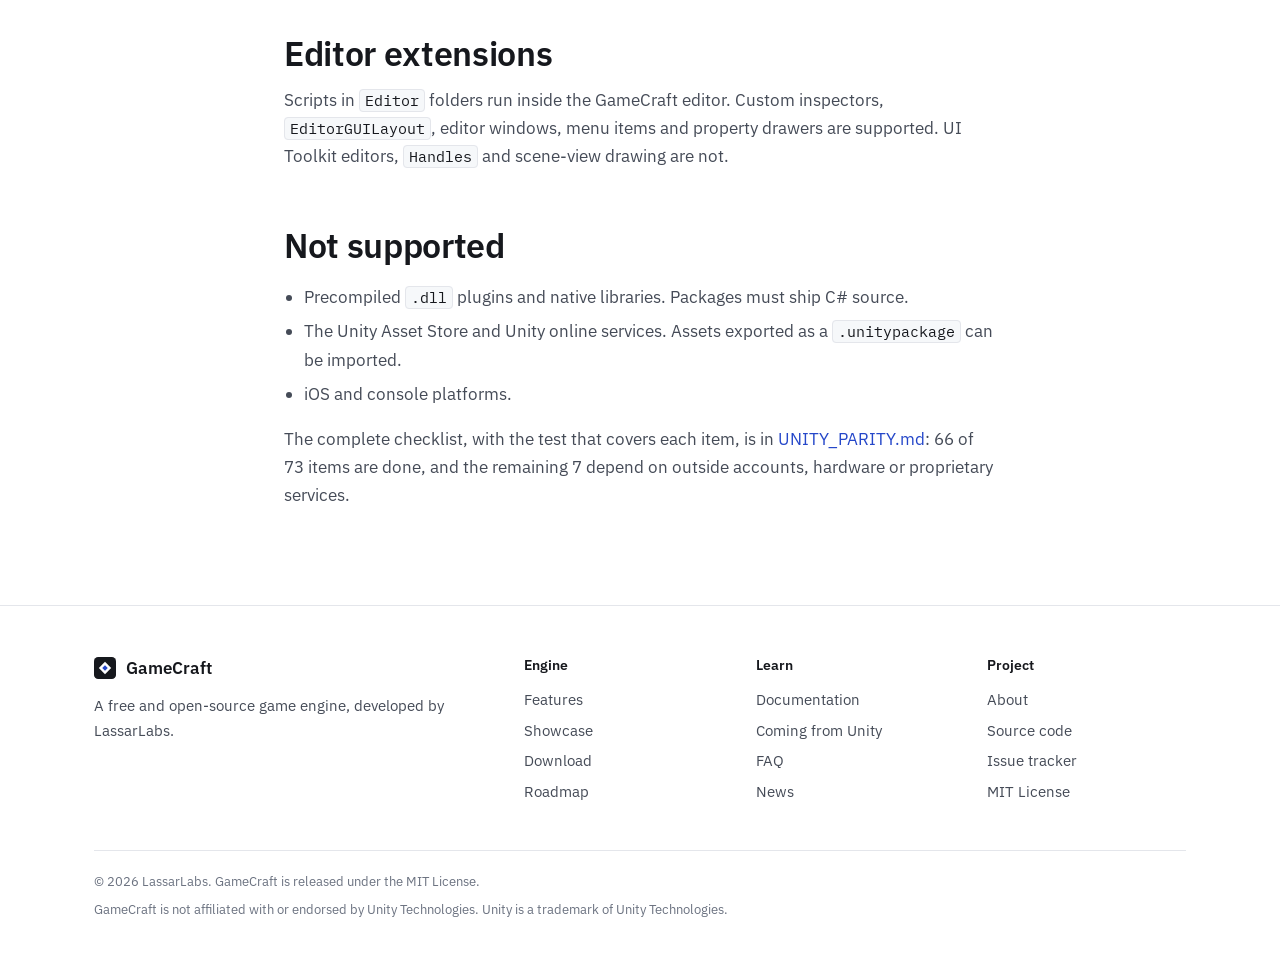
<file: unity.html>
<!doctype html>
<html lang="en">
<head>
<meta charset="utf-8">
<meta name="viewport" content="width=device-width, initial-scale=1">
<title>Coming from Unity - GameCraft</title>
<meta name="description" content="How to move a Unity project to GameCraft and what is supported.">
<meta property="og:title" content="Coming from Unity - GameCraft">
<meta property="og:description" content="How to move a Unity project to GameCraft and what is supported.">
<meta property="og:image" content="https://lassarlabs.github.io/gamecraft-website/assets/img/neon-city-aerial.jpg">
<meta name="twitter:card" content="summary_large_image">
<link rel="icon" href="assets/img/favicon.svg" type="image/svg+xml">
<link rel="preconnect" href="https://fonts.googleapis.com">
<link rel="preconnect" href="https://fonts.gstatic.com" crossorigin>
<link href="https://fonts.googleapis.com/css2?family=IBM+Plex+Mono:wght@400;500&family=IBM+Plex+Sans:wght@400;500;600&display=swap" rel="stylesheet">
<link rel="stylesheet" href="assets/css/site.css">
</head>
<body>
<header class="site-header">
  <div class="wrap header-in">
    <a class="wordmark" href="index.html"><svg viewBox="0 0 32 32" aria-hidden="true"><rect width="32" height="32" rx="6" fill="#16181d"/><path d="M16 7 25 16 16 25 7 16Z" fill="#fff"/><path d="M16 12 20 16 16 20 12 16Z" fill="#2547c9"/></svg> GameCraft</a>
    <nav class="nav" aria-label="Main"><a href="features.html">Features</a><a href="showcase.html">Showcase</a><a href="unity.html">Coming from Unity</a><a href="docs.html">Docs</a><a href="roadmap.html">Roadmap</a><a href="changelog.html">News</a><a href="faq.html">FAQ</a></nav>
    <div class="header-actions">
      <a class="gh" href="https://github.com/LassarLabs/gamecraft">GitHub</a>
      <a class="button primary" href="download.html">Download</a>
      <button class="menu-btn" aria-label="Menu" aria-expanded="false">Menu</button>
    </div>
  </div>
</header>
<main>
<section class="page-header"><div class="wrap"><h1>Coming from Unity</h1><p>GameCraft reads Unity's file formats and implements a large part of its scripting API. This page explains what carries over and how to migrate a project.</p></div></section>
<section class="section"><div class="wrap prose">
  <h2>Importing a project</h2>
  <ol>
    <li>In Unity, export your assets as a <code>.unitypackage</code>, or keep the project folder.</li>
    <li>In GameCraft, choose <b>Assets &gt; Import Unity Project</b> or <b>Import Unity Package</b>. You can also use <code>gamecraft-cli unity-import</code>.</li>
    <li>Check the import report in the Console. It lists what was converted, what was skipped and why.</li>
    <li>Press Play. Scripts compile against the compatibility layer and run in the engine.</li>
  </ol>

  <h2>What is imported</h2>
  <ul>
    <li>Scenes and prefabs, including nested prefabs, overrides and removed components</li>
    <li>Materials (Standard and URP), animation clips and animator controllers</li>
    <li>ScriptableObject assets, render textures, UI canvases and particle systems</li>
    <li>Audio mixers and Localization package tables</li>
    <li>Asset references, resolved through the GUIDs in <code>.meta</code> files</li>
  </ul>

  <h2>Scripting API</h2>
  <p>Scripts using the supported parts of <code>UnityEngine</code> compile without changes. This includes MonoBehaviour messages, <code>GetComponent</code>, transforms, coroutines, serialized fields, ScriptableObject, UnityEvent, physics, input and touch, cameras, materials, UI, scene management, Netcode for GameObjects, Addressables and Localization. A script that uses something unsupported fails to compile with an error naming the missing member.</p>
  <pre><code><span class="kw">using</span> UnityEngine;

<span class="kw">public class</span> <span class="ty">Spinner</span> : <span class="ty">MonoBehaviour</span>
{
    [<span class="ty">SerializeField</span>] <span class="kw">float</span> speed = <span class="nu">90f</span>;

    <span class="kw">void</span> Update()
    {
        transform.Rotate(<span class="nu">0f</span>, speed * <span class="ty">Time</span>.deltaTime, <span class="nu">0f</span>);
    }

    <span class="kw">void</span> OnTriggerEnter(<span class="ty">Collider</span> other)
    {
        <span class="ty">Debug</span>.Log(<span class="st">"Collected by "</span> + other.name);
        Destroy(gameObject);
    }
}</code></pre>

  <h2>Editor extensions</h2>
  <p>Scripts in <code>Editor</code> folders run inside the GameCraft editor. Custom inspectors, <code>EditorGUILayout</code>, editor windows, menu items and property drawers are supported. UI Toolkit editors, <code>Handles</code> and scene-view drawing are not.</p>

  <h2>Not supported</h2>
  <ul>
    <li>Precompiled <code>.dll</code> plugins and native libraries. Packages must ship C# source.</li>
    <li>The Unity Asset Store and Unity online services. Assets exported as a <code>.unitypackage</code> can be imported.</li>
    <li>iOS and console platforms.</li>
  </ul>
  <p>The complete checklist, with the test that covers each item, is in <a href="https://github.com/LassarLabs/gamecraft/blob/main/docs/UNITY_PARITY.md">UNITY_PARITY.md</a>: 66 of 73 items are done, and the remaining 7 depend on outside accounts, hardware or proprietary services.</p>
</div></section>

</main>
<footer class="site-footer">
  <div class="wrap">
    <div class="footer-cols">
      <div>
        <a class="wordmark" href="index.html"><svg viewBox="0 0 32 32" aria-hidden="true"><rect width="32" height="32" rx="6" fill="#16181d"/><path d="M16 7 25 16 16 25 7 16Z" fill="#fff"/><path d="M16 12 20 16 16 20 12 16Z" fill="#2547c9"/></svg> GameCraft</a>
        <p>A free and open-source game engine, developed by LassarLabs.</p>
      </div>
      <div><h4>Engine</h4><a href="features.html">Features</a><a href="showcase.html">Showcase</a><a href="download.html">Download</a><a href="roadmap.html">Roadmap</a></div>
      <div><h4>Learn</h4><a href="docs.html">Documentation</a><a href="unity.html">Coming from Unity</a><a href="faq.html">FAQ</a><a href="changelog.html">News</a></div>
      <div><h4>Project</h4><a href="about.html">About</a><a href="https://github.com/LassarLabs/gamecraft">Source code</a><a href="https://github.com/LassarLabs/gamecraft/issues">Issue tracker</a><a href="https://github.com/LassarLabs/gamecraft/blob/main/LICENSE">MIT License</a></div>
    </div>
    <div class="legal">
      <p>© 2026 LassarLabs. GameCraft is released under the MIT License.</p>
      <p>GameCraft is not affiliated with or endorsed by Unity Technologies. Unity is a trademark of Unity Technologies.</p>
    </div>
  </div>
</footer>
<script src="assets/js/site.js"></script>
</body>
</html>
</file>
<file: assets/css/site.css>
:root {
  --bg: #ffffff;
  --bg-alt: #f6f7f9;
  --text: #16181d;
  --text-2: #454b57;
  --text-3: #6b7280;
  --rule: #e4e6eb;
  --accent: #2547c9;
  --accent-hover: #1c39a6;
  --code-bg: #f6f8fa;
  --max: 1140px;
  --font: 'IBM Plex Sans', -apple-system, 'Segoe UI', Helvetica, Arial, sans-serif;
  --mono: 'IBM Plex Mono', SFMono-Regular, Menlo, Consolas, monospace;
  color-scheme: light;
}
*, *::before, *::after { box-sizing: border-box; }
html { -webkit-text-size-adjust: 100%; }
body { margin: 0; background: var(--bg); color: var(--text); font: 400 17px/1.65 var(--font); -webkit-font-smoothing: antialiased; }
img { display: block; max-width: 100%; height: auto; }
a { color: var(--accent); text-decoration: none; }
a:hover { text-decoration: underline; }
h1, h2, h3 { margin: 0 0 12px; font-weight: 600; line-height: 1.2; color: var(--text); }
h1 { font-size: clamp(2.2rem, 4.6vw, 3.4rem); letter-spacing: -0.02em; }
h2 { font-size: clamp(1.6rem, 3vw, 2.1rem); letter-spacing: -0.01em; }
h3 { font-size: 1.12rem; }
p { margin: 0 0 16px; color: var(--text-2); }
ul { color: var(--text-2); padding-left: 20px; }
li { margin: 6px 0; }
code { font: 0.86em var(--mono); background: var(--code-bg); border: 1px solid var(--rule); border-radius: 4px; padding: 1px 5px; color: var(--text); }
pre { margin: 0; background: var(--code-bg); border: 1px solid var(--rule); border-radius: 6px; padding: 18px 20px; overflow-x: auto; font: 14px/1.6 var(--mono); color: #24292f; }
pre code { background: none; border: 0; padding: 0; font-size: inherit; }
.kw { color: #cf222e; } .ty { color: #8250df; } .st { color: #0a3069; } .cm { color: #6e7781; } .nu { color: #0550ae; }
.wrap { max-width: var(--max); margin: 0 auto; padding: 0 24px; }
.small { font-size: 0.9rem; color: var(--text-3); }

/* Header */
.site-header { border-bottom: 1px solid var(--rule); background: #fff; position: sticky; top: 0; z-index: 20; }
.header-in { display: flex; align-items: center; height: 60px; gap: 36px; }
.wordmark { display: flex; align-items: center; gap: 10px; color: var(--text); font-weight: 600; font-size: 1.08rem; }
.wordmark:hover { text-decoration: none; }
.wordmark svg { width: 22px; height: 22px; }
.nav { display: flex; gap: 24px; flex: 1; }
.nav a { color: var(--text-2); font-size: 0.95rem; }
.nav a:hover, .nav a.current { color: var(--text); text-decoration: none; }
.nav a.current { font-weight: 500; }
.header-actions { display: flex; gap: 16px; align-items: center; }
.header-actions .gh { color: var(--text-2); font-size: 0.95rem; }
.menu-btn { display: none; background: none; border: 1px solid var(--rule); border-radius: 6px; padding: 6px 10px; font: inherit; color: var(--text); cursor: pointer; }

/* Buttons */
.button { display: inline-block; padding: 10px 20px; border-radius: 6px; font-weight: 500; font-size: 0.97rem; border: 1px solid transparent; line-height: 1.4; }
.button:hover { text-decoration: none; }
.button.primary { background: var(--accent); color: #fff; }
.button.primary:hover { background: var(--accent-hover); }
.button.secondary { background: #fff; color: var(--text); border-color: #cfd3da; }
.button.secondary:hover { border-color: #aeb4be; }
.buttons { display: flex; gap: 12px; flex-wrap: wrap; margin: 28px 0 12px; }

/* Hero */
.hero { padding: 72px 0 0; }
.hero-text { max-width: 860px; }
.hero-text p { max-width: 700px; }
.hero-text p { font-size: 1.15rem; }
.hero-image { margin-top: 48px; }
.hero-image img, .figure img { border-radius: 6px; border: 1px solid var(--rule); }
figure { margin: 0; }
figcaption { margin-top: 10px; font-size: 0.88rem; color: var(--text-3); }

/* Sections */
.section { padding: 80px 0; }
.section.alt { background: var(--bg-alt); border-top: 1px solid var(--rule); border-bottom: 1px solid var(--rule); }
.section-intro { max-width: 680px; margin-bottom: 40px; }
.cols-3 { display: grid; grid-template-columns: repeat(3, 1fr); gap: 40px 48px; }
.cols-2 { display: grid; grid-template-columns: repeat(2, 1fr); gap: 40px 56px; }
.item { border-top: 2px solid var(--text); padding-top: 18px; }
.item p { font-size: 0.97rem; margin: 0; }
.row { display: grid; grid-template-columns: 1fr 1fr; gap: 56px; align-items: center; }
.row + .row { margin-top: 80px; }
.row.flip > :first-child { order: 2; }
.row > *, .cols-2 > *, .cols-3 > * { min-width: 0; }

/* Facts table */
.facts { width: 100%; border-collapse: collapse; font-size: 0.95rem; }
.facts th, .facts td { text-align: left; padding: 11px 0; border-bottom: 1px solid var(--rule); vertical-align: top; }
.facts th { width: 38%; font-weight: 500; color: var(--text); padding-right: 16px; }
.facts td { color: var(--text-2); }

/* Data table */
.table-wrap { overflow-x: auto; }
.data { width: 100%; border-collapse: collapse; font-size: 0.95rem; }
.data th, .data td { text-align: left; padding: 12px 16px 12px 0; border-bottom: 1px solid var(--rule); vertical-align: top; }
.data th { font-size: 0.82rem; font-weight: 600; text-transform: uppercase; letter-spacing: 0.04em; color: var(--text-3); border-bottom: 2px solid var(--text); }
.data td:first-child { font-weight: 500; color: var(--text); white-space: nowrap; }
.yes { color: #1a7f37; font-weight: 500; }
.no { color: #b42318; font-weight: 500; }
.planned { color: var(--text-3); font-weight: 500; }

/* News */
.news { list-style: none; padding: 0; margin: 0; }
.news li { display: grid; grid-template-columns: 160px 1fr; gap: 24px; padding: 22px 0; border-top: 1px solid var(--rule); margin: 0; }
.news li:last-child { border-bottom: 1px solid var(--rule); }
.news time { color: var(--text-3); font-size: 0.92rem; padding-top: 2px; }
.news h3 { margin-bottom: 6px; }
.news p { margin: 0; font-size: 0.97rem; }

/* Page header */
.page-header { padding: 56px 0 40px; border-bottom: 1px solid var(--rule); }
.page-header p { font-size: 1.1rem; max-width: 700px; margin: 0; }
.prose { max-width: 760px; }
.prose h2 { margin-top: 56px; }
.prose h2:first-child { margin-top: 0; }
.prose h3 { margin-top: 32px; }
.prose pre { margin: 16px 0 24px; }

/* Gallery */
.gallery { display: grid; grid-template-columns: 1fr 1fr; gap: 24px; }
.gallery .wide { grid-column: 1 / -1; }

/* Roadmap */
.milestones { list-style: none; padding: 0; margin: 0; }
.milestones > li { display: grid; grid-template-columns: 200px 1fr; gap: 32px; padding: 28px 0; border-top: 1px solid var(--rule); margin: 0; }
.milestones > li:last-child { border-bottom: 1px solid var(--rule); }
.milestones h3 { margin-bottom: 8px; }
.milestones ul { margin: 0; }
.state { font-size: 0.9rem; font-weight: 500; }

/* FAQ */
.faq h3 { margin: 40px 0 10px; font-size: 1.15rem; }
.faq h3:first-child { margin-top: 0; }

/* Footer */
.site-footer { border-top: 1px solid var(--rule); padding: 48px 0 32px; font-size: 0.93rem; }
.footer-cols { display: grid; grid-template-columns: 2fr 1fr 1fr 1fr; gap: 32px; }
.footer-cols h4 { margin: 0 0 12px; font-size: 0.85rem; font-weight: 600; color: var(--text); }
.footer-cols a { display: block; color: var(--text-2); margin: 6px 0; }
.footer-cols a.wordmark { display: flex; margin: 0 0 12px; color: var(--text); }
.footer-cols p { font-size: 0.93rem; }
.legal { margin-top: 40px; padding-top: 20px; border-top: 1px solid var(--rule); }
.legal p { font-size: 0.82rem; color: var(--text-3); margin: 0 0 6px; }

@media (max-width: 900px) {
  .cols-3 { grid-template-columns: 1fr 1fr; }
  .row, .cols-2 { grid-template-columns: 1fr; gap: 32px; }
  .row.flip > :first-child { order: 0; }
  .footer-cols { grid-template-columns: 1fr 1fr; }
  .milestones > li, .news li { grid-template-columns: 1fr; gap: 8px; }
}
@media (max-width: 720px) {
  body { font-size: 16px; }
  .wrap { padding: 0 16px; }
  .nav { display: none; position: absolute; top: 60px; left: 0; right: 0; flex-direction: column; gap: 0; background: #fff; border-bottom: 1px solid var(--rule); padding: 8px 16px 12px; }
  .nav.open { display: flex; }
  .nav a { padding: 10px 0; border-bottom: 1px solid var(--rule); }
  .nav a:last-child { border-bottom: 0; }
  .menu-btn { display: block; }
  .header-in { justify-content: space-between; }
  .header-actions .gh { display: none; }
  .cols-3, .gallery { grid-template-columns: 1fr; }
  .gallery .wide { grid-column: auto; }
  .section { padding: 56px 0; }
  .hero { padding-top: 48px; }
  .footer-cols { grid-template-columns: 1fr; }
}
</file>
